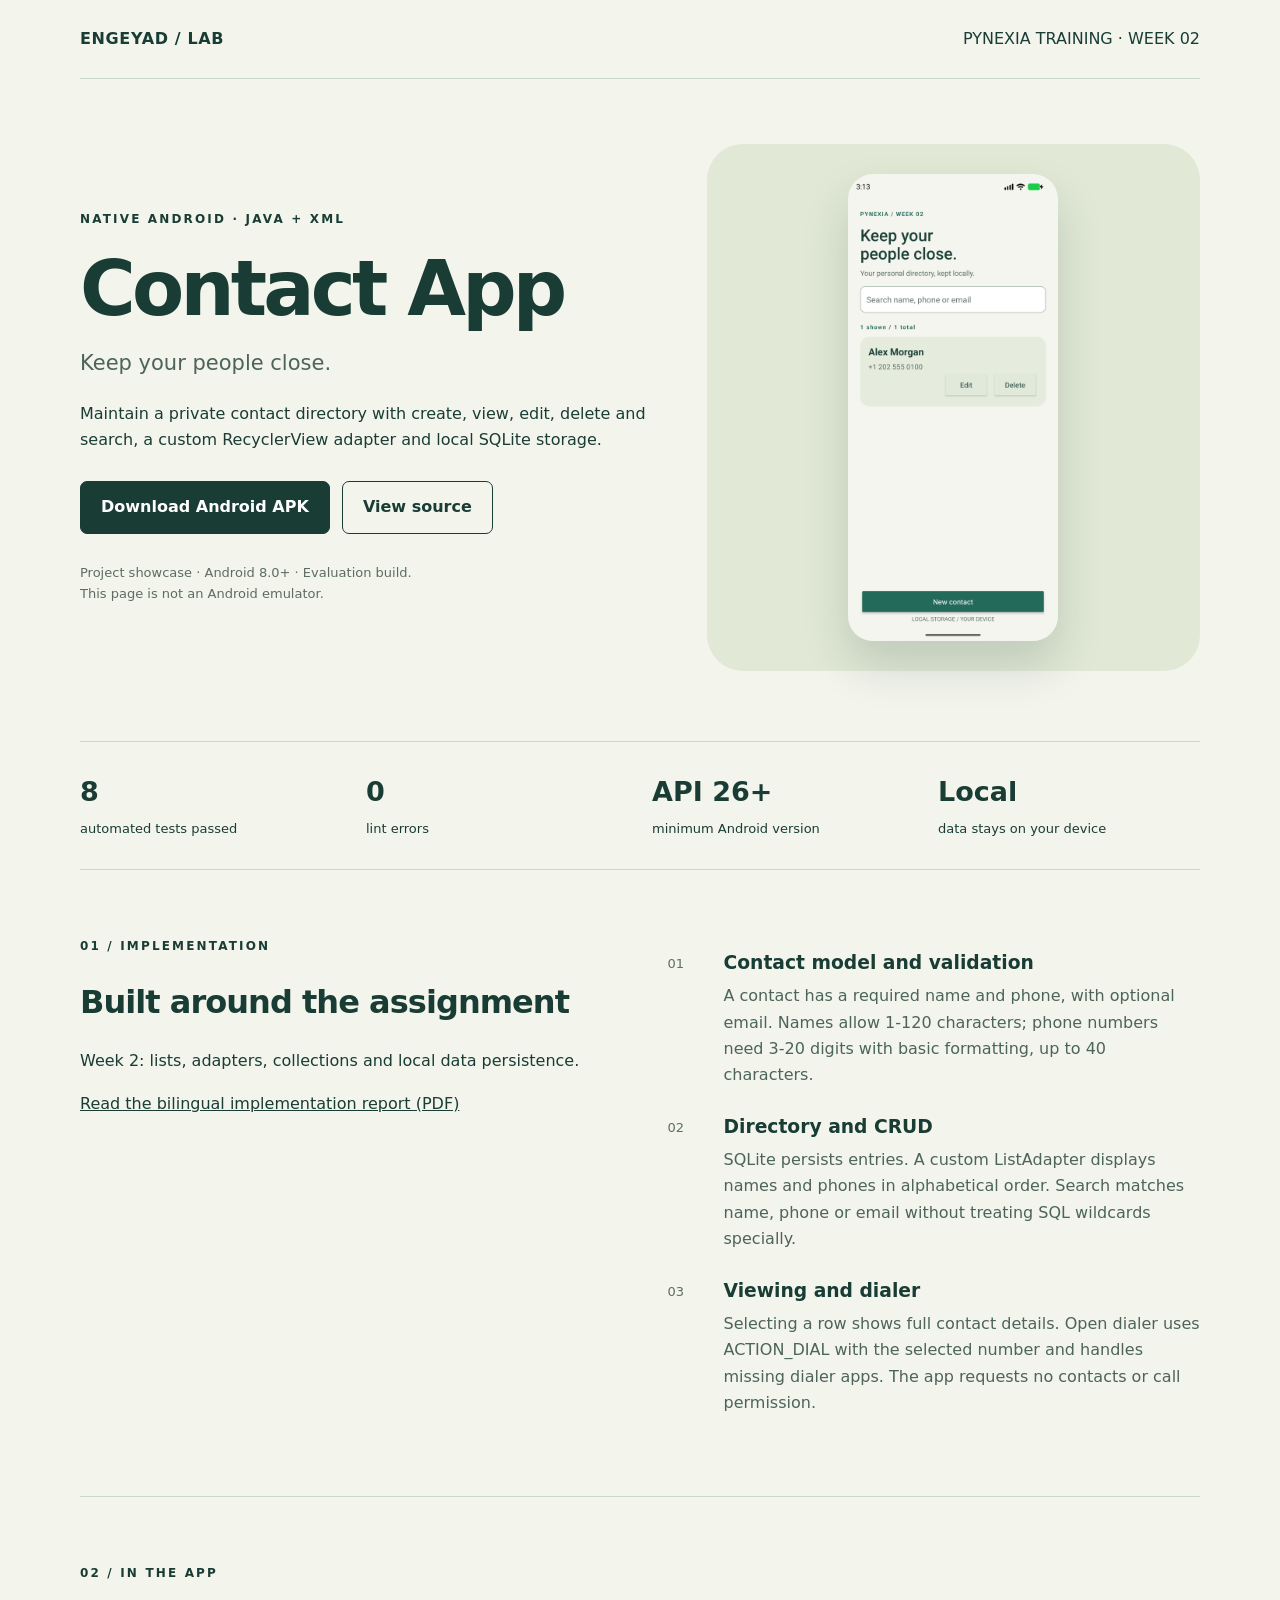
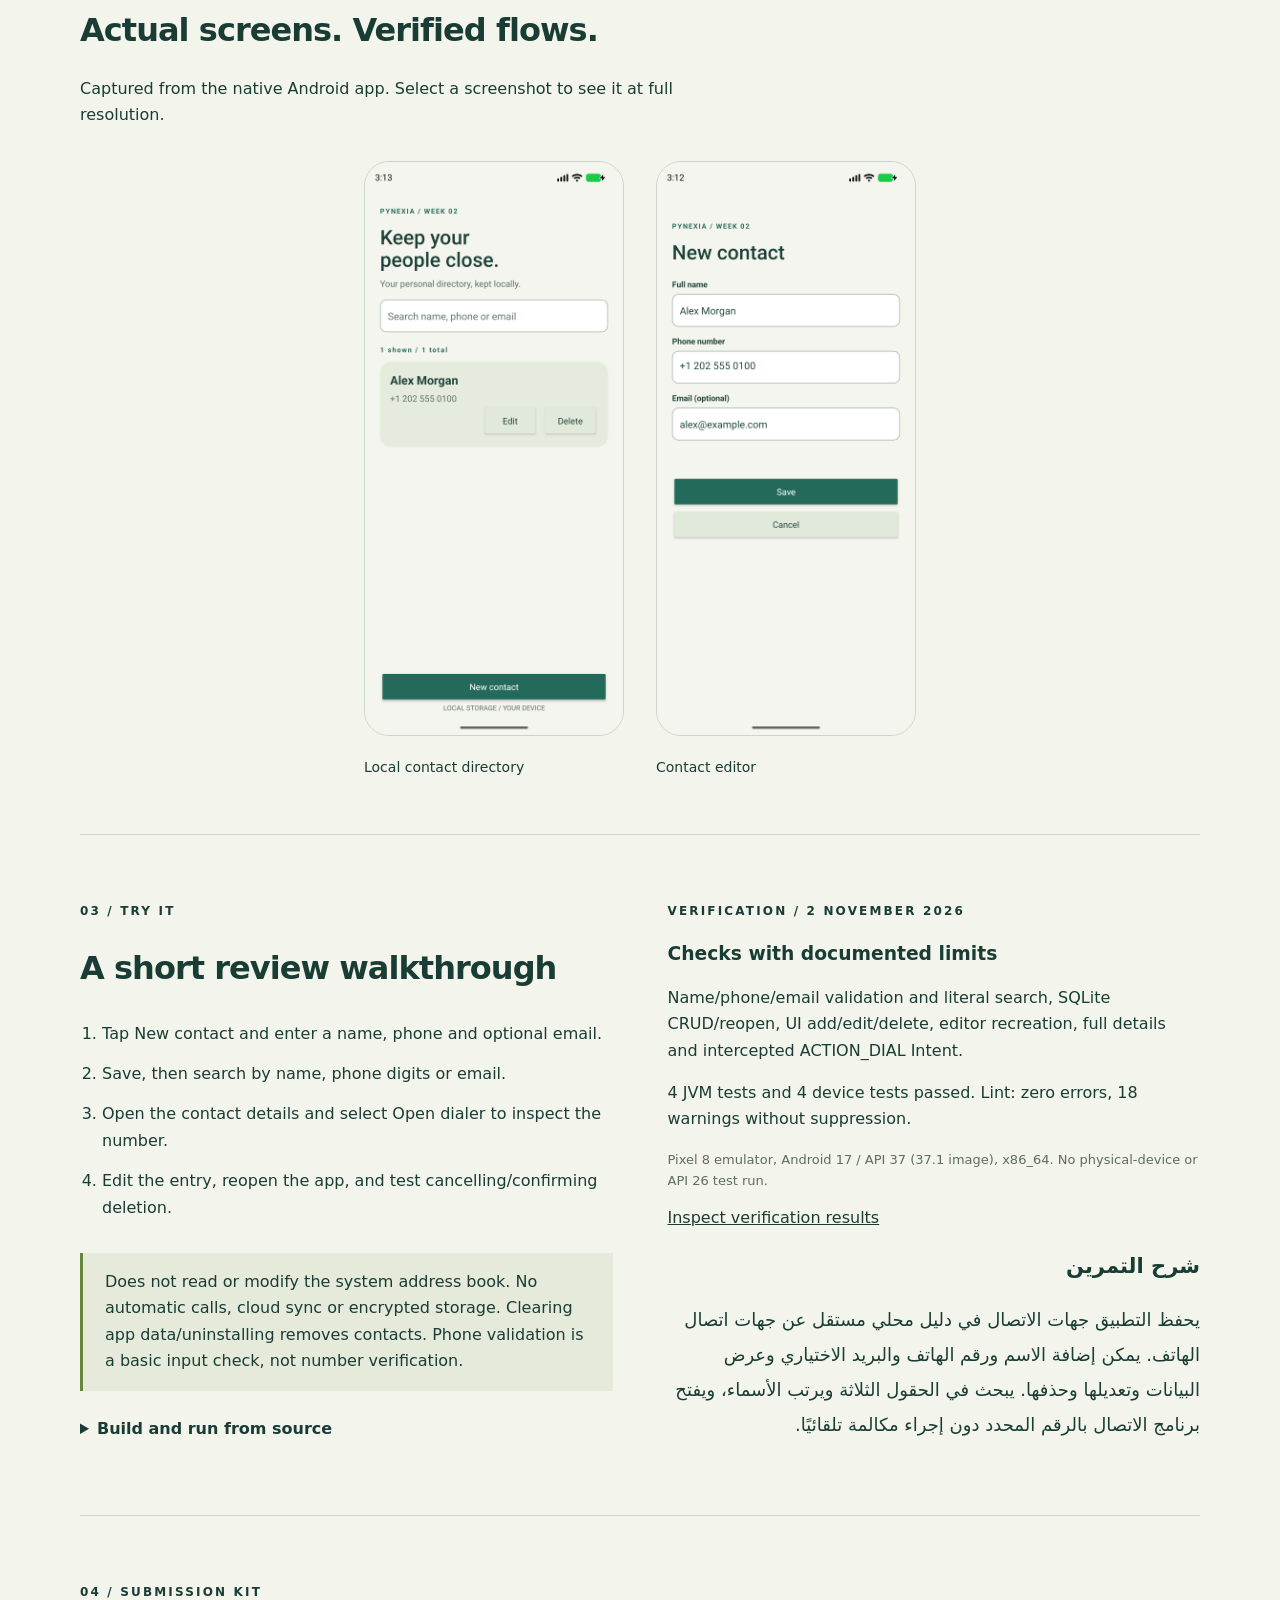
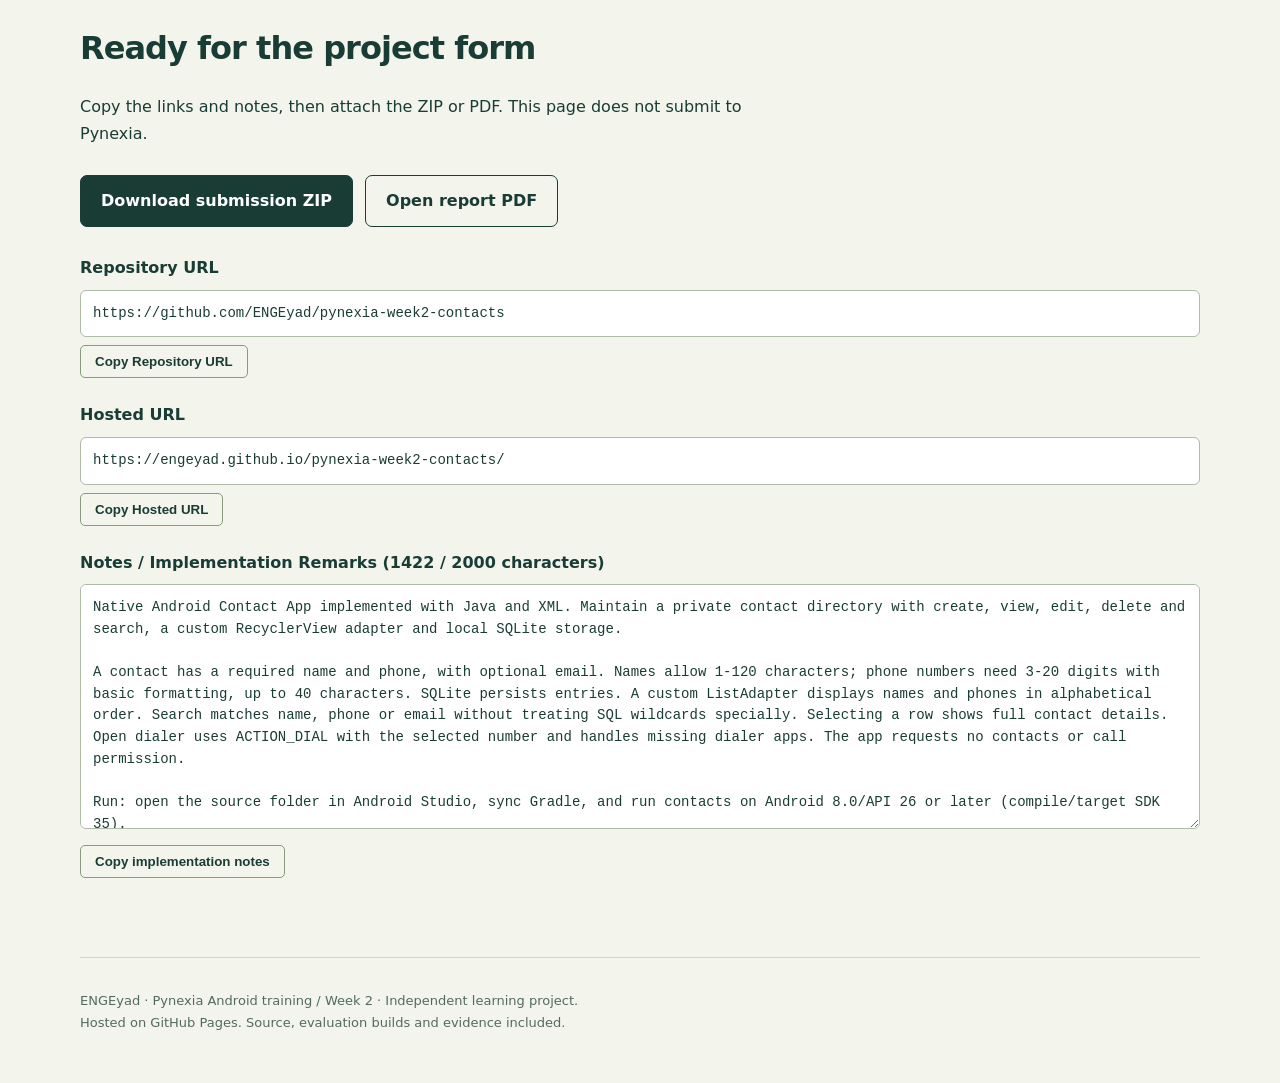
<file: docs/index.html>
<!doctype html><html lang="en"><head><meta charset="utf-8"><meta name="viewport" content="width=device-width, initial-scale=1"><meta name="description" content="Maintain a private contact directory with create, view, edit, delete and search, a custom RecyclerView adapter and local SQLite storage."><title>Contact App | ENGEyad - Week 2</title><link rel="stylesheet" href="style.css"></head><body><a class="skip" href="#main">Skip to content</a><div class="wrap"><header><a class="brand" href="https://github.com/ENGEyad/pynexia-week2-contacts">ENGEYAD / LAB</a><span>PYNEXIA TRAINING · WEEK 02</span></header><main id="main"><div class="hero"><div><p class="eyebrow">Native Android · Java + XML</p><h1>Contact App</h1><p class="lead">Keep your people close.</p><p>Maintain a private contact directory with create, view, edit, delete and search, a custom RecyclerView adapter and local SQLite storage.</p><div class="actions"><a class="button" href="downloads/Contact-App.apk" download>Download Android APK</a><a class="button secondary" href="https://github.com/ENGEyad/pynexia-week2-contacts">View source</a></div><p class="caption">Project showcase · Android 8.0+ · Evaluation build.<br>This page is not an Android emulator.</p></div><div class="phone-stage"><img src="assets/contacts-list.png" alt="Actual Contact App screen"></div></div><div class="stats"><div><strong>8</strong><span>automated tests passed</span></div><div><strong>0</strong><span>lint errors</span></div><div><strong>API 26+</strong><span>minimum Android version</span></div><div><strong>Local</strong><span>data stays on your device</span></div></div>
<section class="grid"><div><p class="eyebrow">01 / Implementation</p><h2>Built around the assignment</h2><p>Week 2: lists, adapters, collections and local data persistence.</p><a href="downloads/Contact-App-Report.pdf">Read the bilingual implementation report (PDF)</a></div><div><div class="feature"><span class="number">01</span><div><h3>Contact model and validation</h3><p>A contact has a required name and phone, with optional email. Names allow 1-120 characters; phone numbers need 3-20 digits with basic formatting, up to 40 characters.</p></div></div><div class="feature"><span class="number">02</span><div><h3>Directory and CRUD</h3><p>SQLite persists entries. A custom ListAdapter displays names and phones in alphabetical order. Search matches name, phone or email without treating SQL wildcards specially.</p></div></div><div class="feature"><span class="number">03</span><div><h3>Viewing and dialer</h3><p>Selecting a row shows full contact details. Open dialer uses ACTION_DIAL with the selected number and handles missing dialer apps. The app requests no contacts or call permission.</p></div></div></div></section><section><p class="eyebrow">02 / In the app</p><h2>Actual screens. Verified flows.</h2><p>Captured from the native Android app. Select a screenshot to see it at full resolution.</p><div class="gallery"><figure><a href="assets/contacts-list.png"><img src="assets/contacts-list.png" alt="Local contact directory" loading="lazy"></a><figcaption>Local contact directory</figcaption></figure><figure><a href="assets/contacts-editor.png"><img src="assets/contacts-editor.png" alt="Contact editor" loading="lazy"></a><figcaption>Contact editor</figcaption></figure></div></section>
<section class="grid"><div><p class="eyebrow">03 / Try it</p><h2>A short review walkthrough</h2><ol class="steps"><li>Tap New contact and enter a name, phone and optional email.</li><li>Save, then search by name, phone digits or email.</li><li>Open the contact details and select Open dialer to inspect the number.</li><li>Edit the entry, reopen the app, and test cancelling/confirming deletion.</li></ol><div class="scope">Does not read or modify the system address book. No automatic calls, cloud sync or encrypted storage. Clearing app data/uninstalling removes contacts. Phone validation is a basic input check, not number verification.</div><details><summary>Build and run from source</summary><p>Open the repository root in Android Studio. Use SDK 35 / Build Tools 35.0.0 and JDK 17 or 21. Sync Gradle, then run the contacts module. Initial sync needs internet.</p></details></div><div><p class="eyebrow">Verification / 2 November 2026</p><h3>Checks with documented limits</h3><p>Name/phone/email validation and literal search, SQLite CRUD/reopen, UI add/edit/delete, editor recreation, full details and intercepted ACTION_DIAL Intent.</p><p>4 JVM tests and 4 device tests passed. Lint: zero errors, 18 warnings without suppression.</p><p class="caption">Pixel 8 emulator, Android 17 / API 37 (37.1 image), x86_64. No physical-device or API 26 test run.</p><a href="https://github.com/ENGEyad/pynexia-week2-contacts/tree/main/verification">Inspect verification results</a><div lang="ar" dir="rtl" class="arabic"><h3>شرح التمرين</h3><p>يحفظ التطبيق جهات الاتصال في دليل محلي مستقل عن جهات اتصال الهاتف. يمكن إضافة الاسم ورقم الهاتف والبريد الاختياري وعرض البيانات وتعديلها وحذفها. يبحث في الحقول الثلاثة ويرتب الأسماء، ويفتح برنامج الاتصال بالرقم المحدد دون إجراء مكالمة تلقائيًا.</p></div></div></section>
<section><p class="eyebrow">04 / Submission kit</p><h2>Ready for the project form</h2><p>Copy the links and notes, then attach the ZIP or PDF. This page does not submit to Pynexia.</p><div class="actions"><a class="button" href="downloads/Contact-App.zip" download>Download submission ZIP</a><a class="button secondary" href="downloads/Contact-App-Report.pdf">Open report PDF</a></div><div class="field"><label for="url">Repository URL</label><input id="url" readonly value="https://github.com/ENGEyad/pynexia-week2-contacts"><button class="copy" data-copy="url">Copy Repository URL</button><span class="copy-status" role="status"></span></div><div class="field"><label for="site">Hosted URL</label><input id="site" readonly value="https://engeyad.github.io/pynexia-week2-contacts/"><button class="copy" data-copy="site">Copy Hosted URL</button><span class="copy-status" role="status"></span></div><div class="field"><label for="notes">Notes / Implementation Remarks (1422 / 2000 characters)</label><textarea id="notes" readonly>Native Android Contact App implemented with Java and XML. Maintain a private contact directory with create, view, edit, delete and search, a custom RecyclerView adapter and local SQLite storage.

A contact has a required name and phone, with optional email. Names allow 1-120 characters; phone numbers need 3-20 digits with basic formatting, up to 40 characters. SQLite persists entries. A custom ListAdapter displays names and phones in alphabetical order. Search matches name, phone or email without treating SQL wildcards specially. Selecting a row shows full contact details. Open dialer uses ACTION_DIAL with the selected number and handles missing dialer apps. The app requests no contacts or call permission.

Run: open the source folder in Android Studio, sync Gradle, and run contacts on Android 8.0/API 26 or later (compile/target SDK 35).

Validation: 4 JVM tests and 4 device tests passed on a Pixel 8 emulator, Android 17/API 37. Lint: zero errors; 18 warnings documented without suppression.

Does not read or modify the system address book. No automatic calls, cloud sync or encrypted storage. Clearing app data/uninstalling removes contacts. Phone validation is a basic input check, not number verification.

Hosted URL: project showcase with actual screenshots and downloads, not a browser emulator. The ZIP contains source, Gradle wrapper, debug APK, screenshots, verification and a bilingual PDF report.</textarea><button class="copy" data-copy="notes">Copy implementation notes</button><span class="copy-status" role="status"></span></div></section></main><footer>ENGEyad · Pynexia Android training / Week 2 · Independent learning project.<br>Hosted on GitHub Pages. Source, evaluation builds and evidence included.</footer></div><script src="script.js"></script></body></html>
</file>
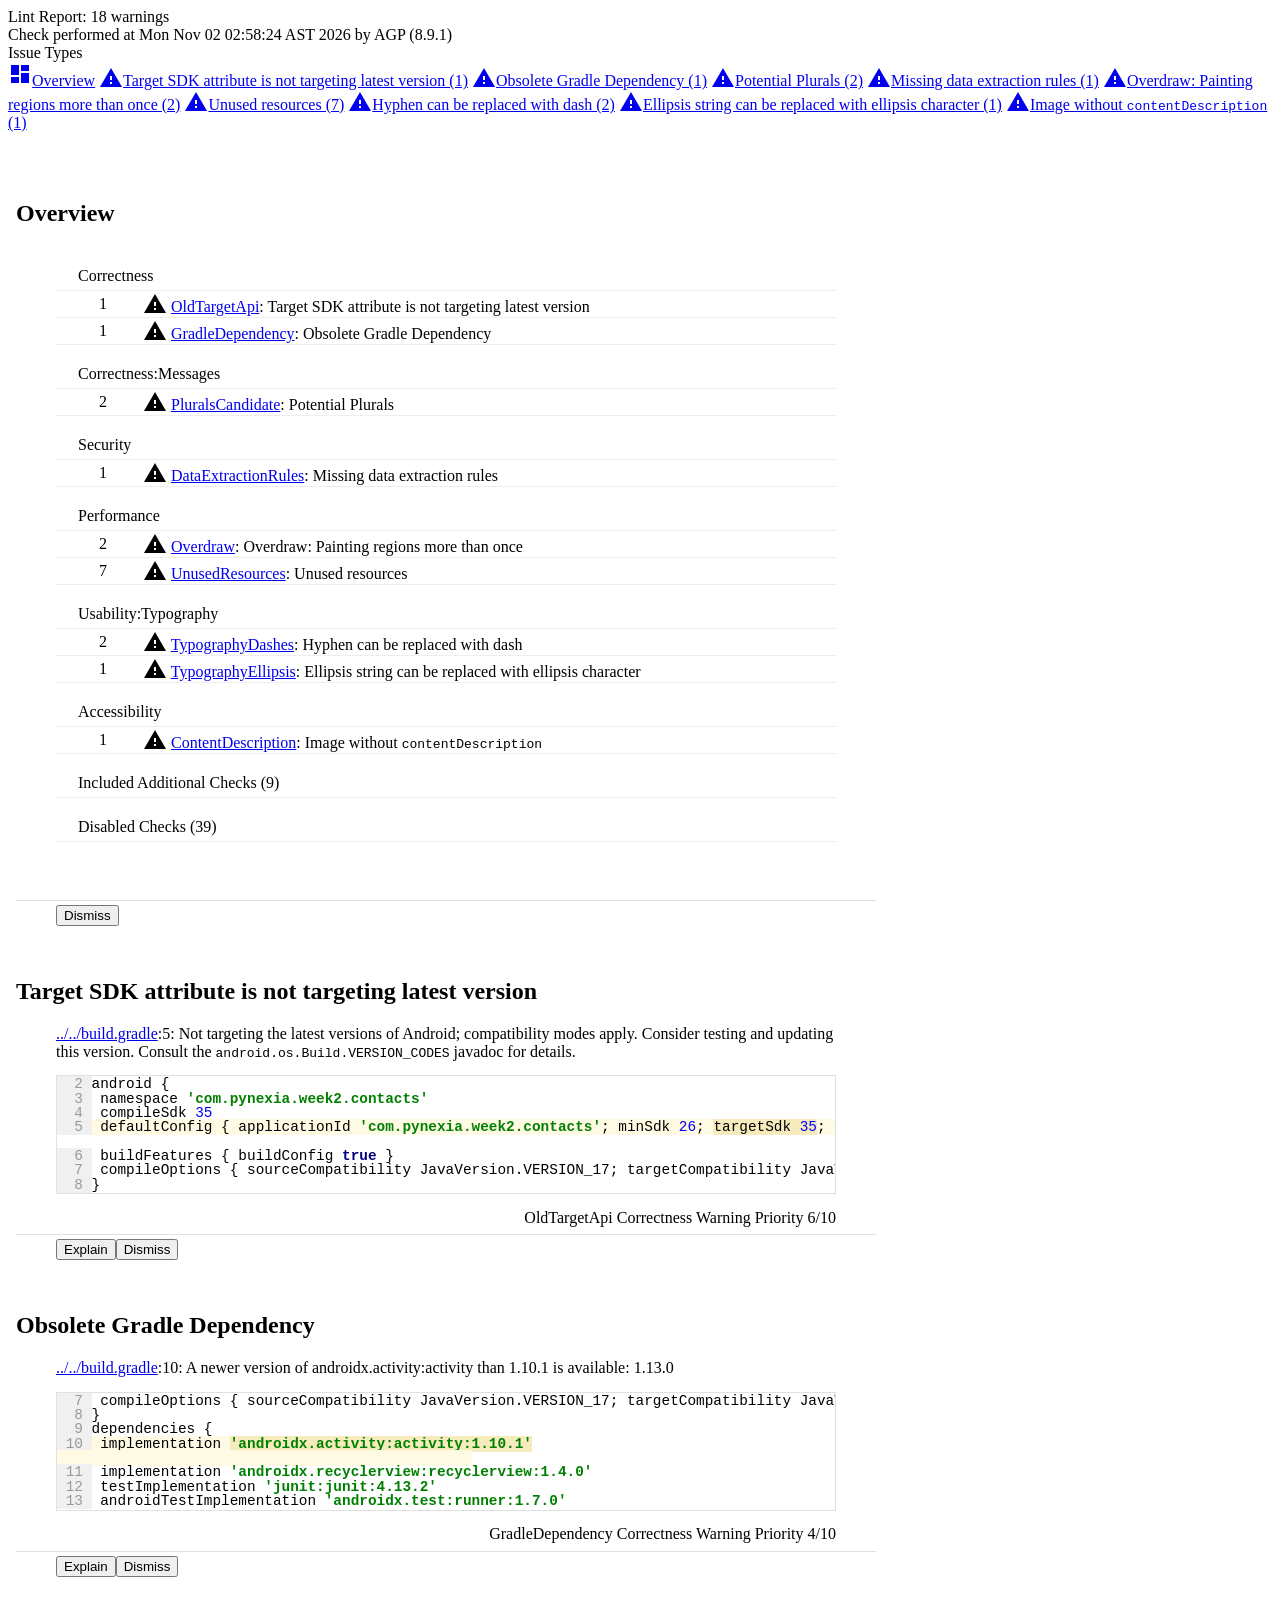
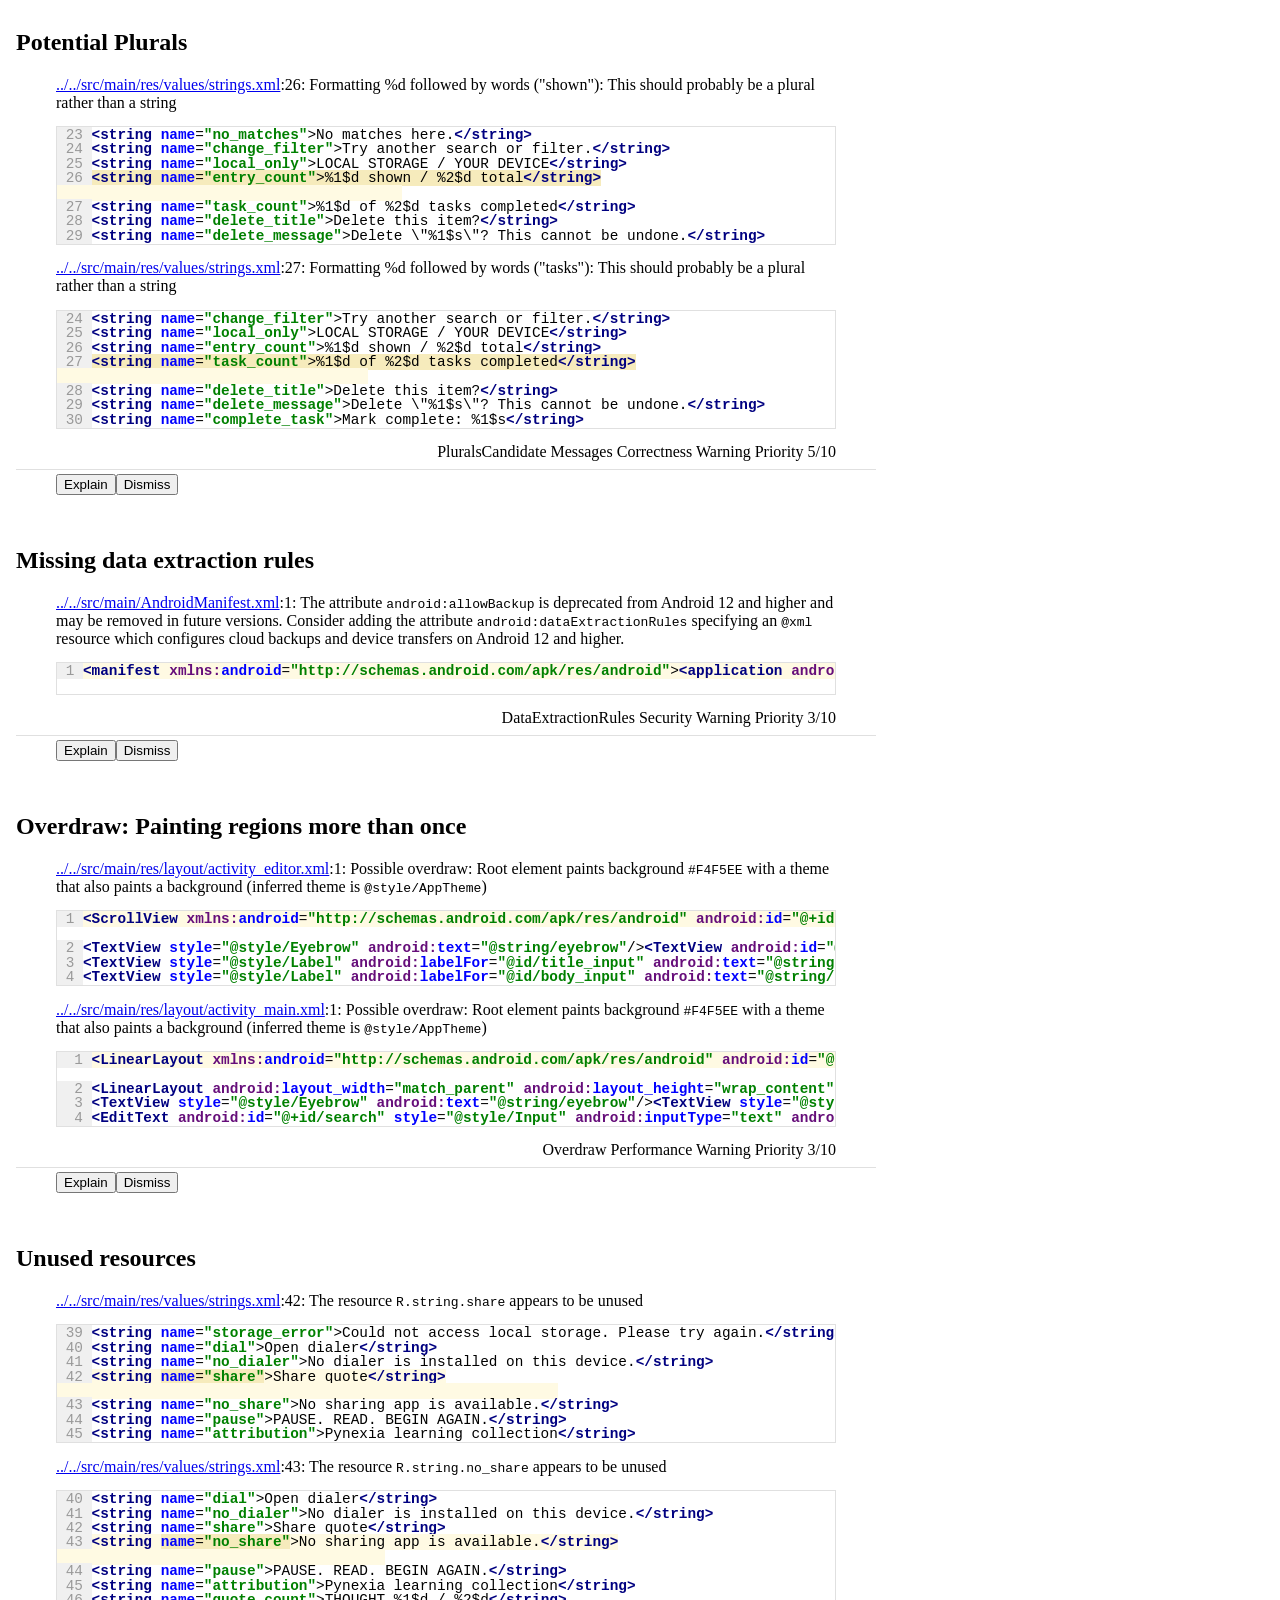
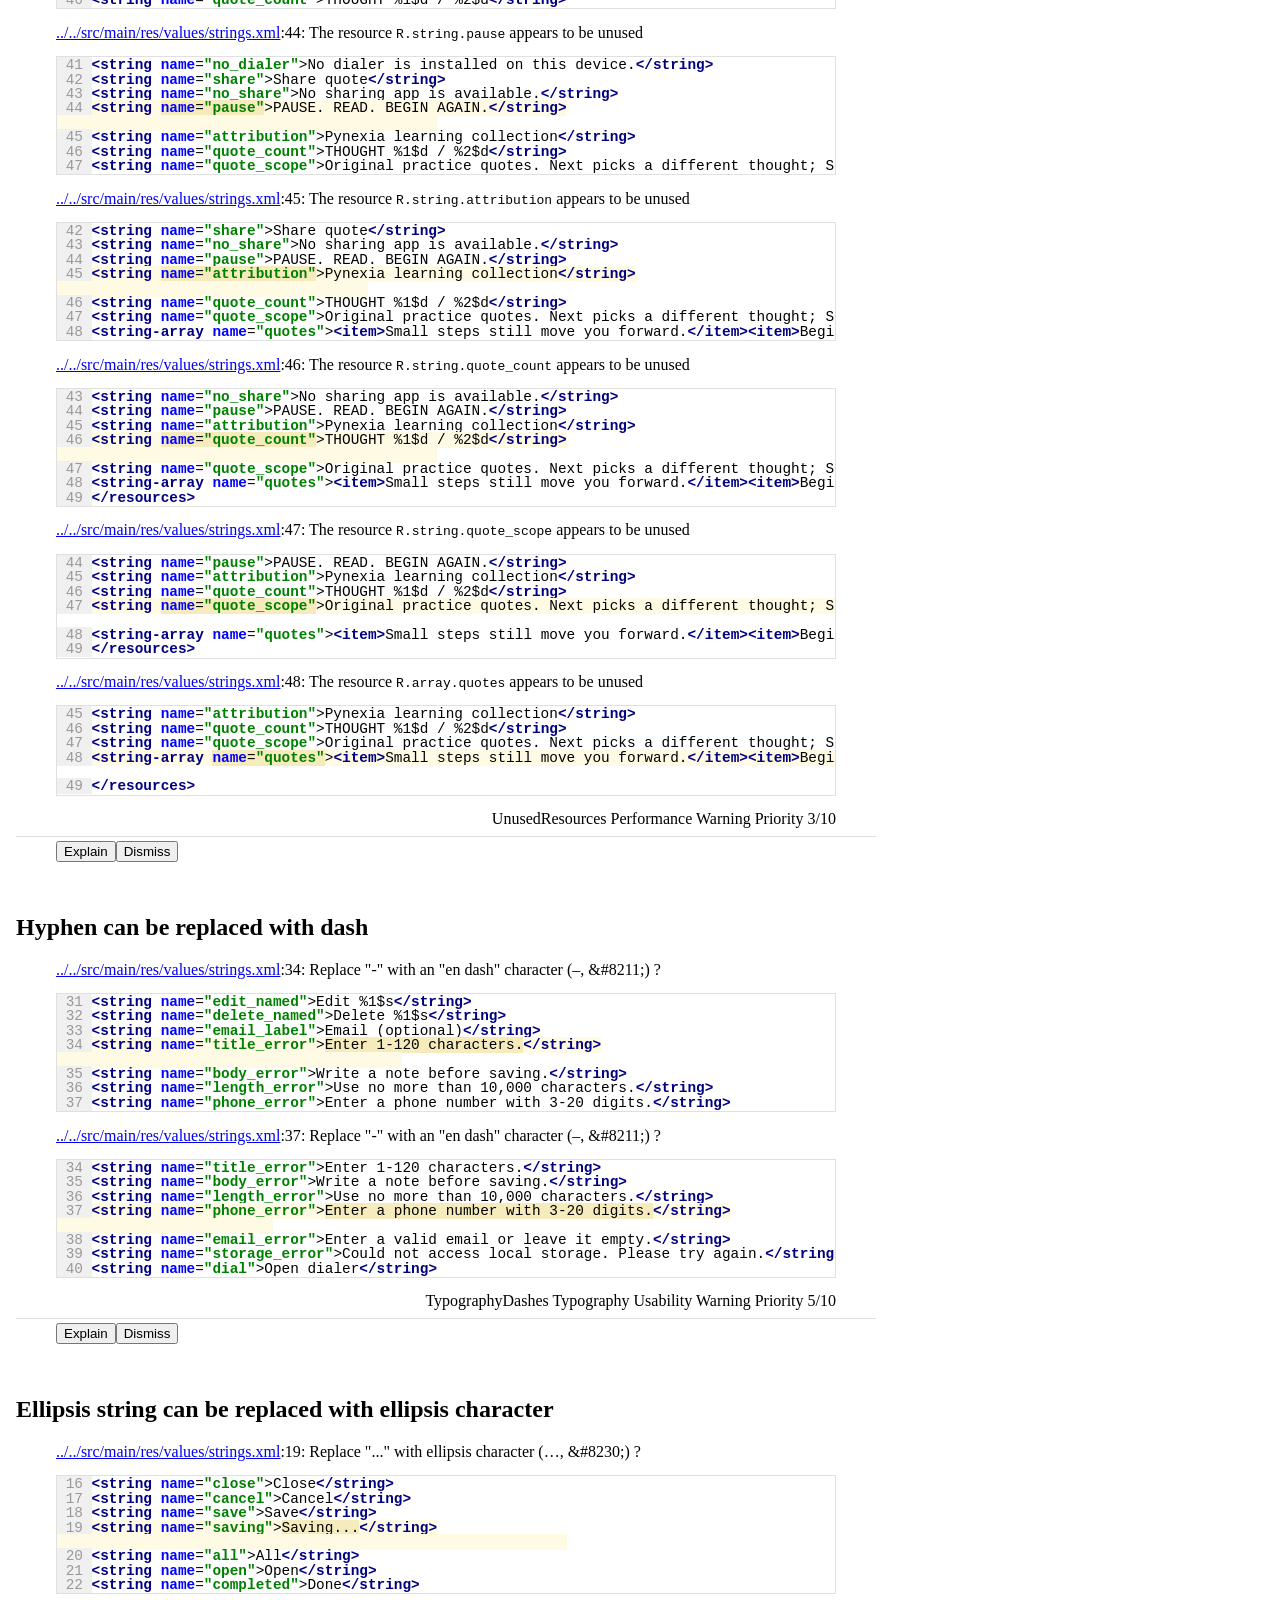
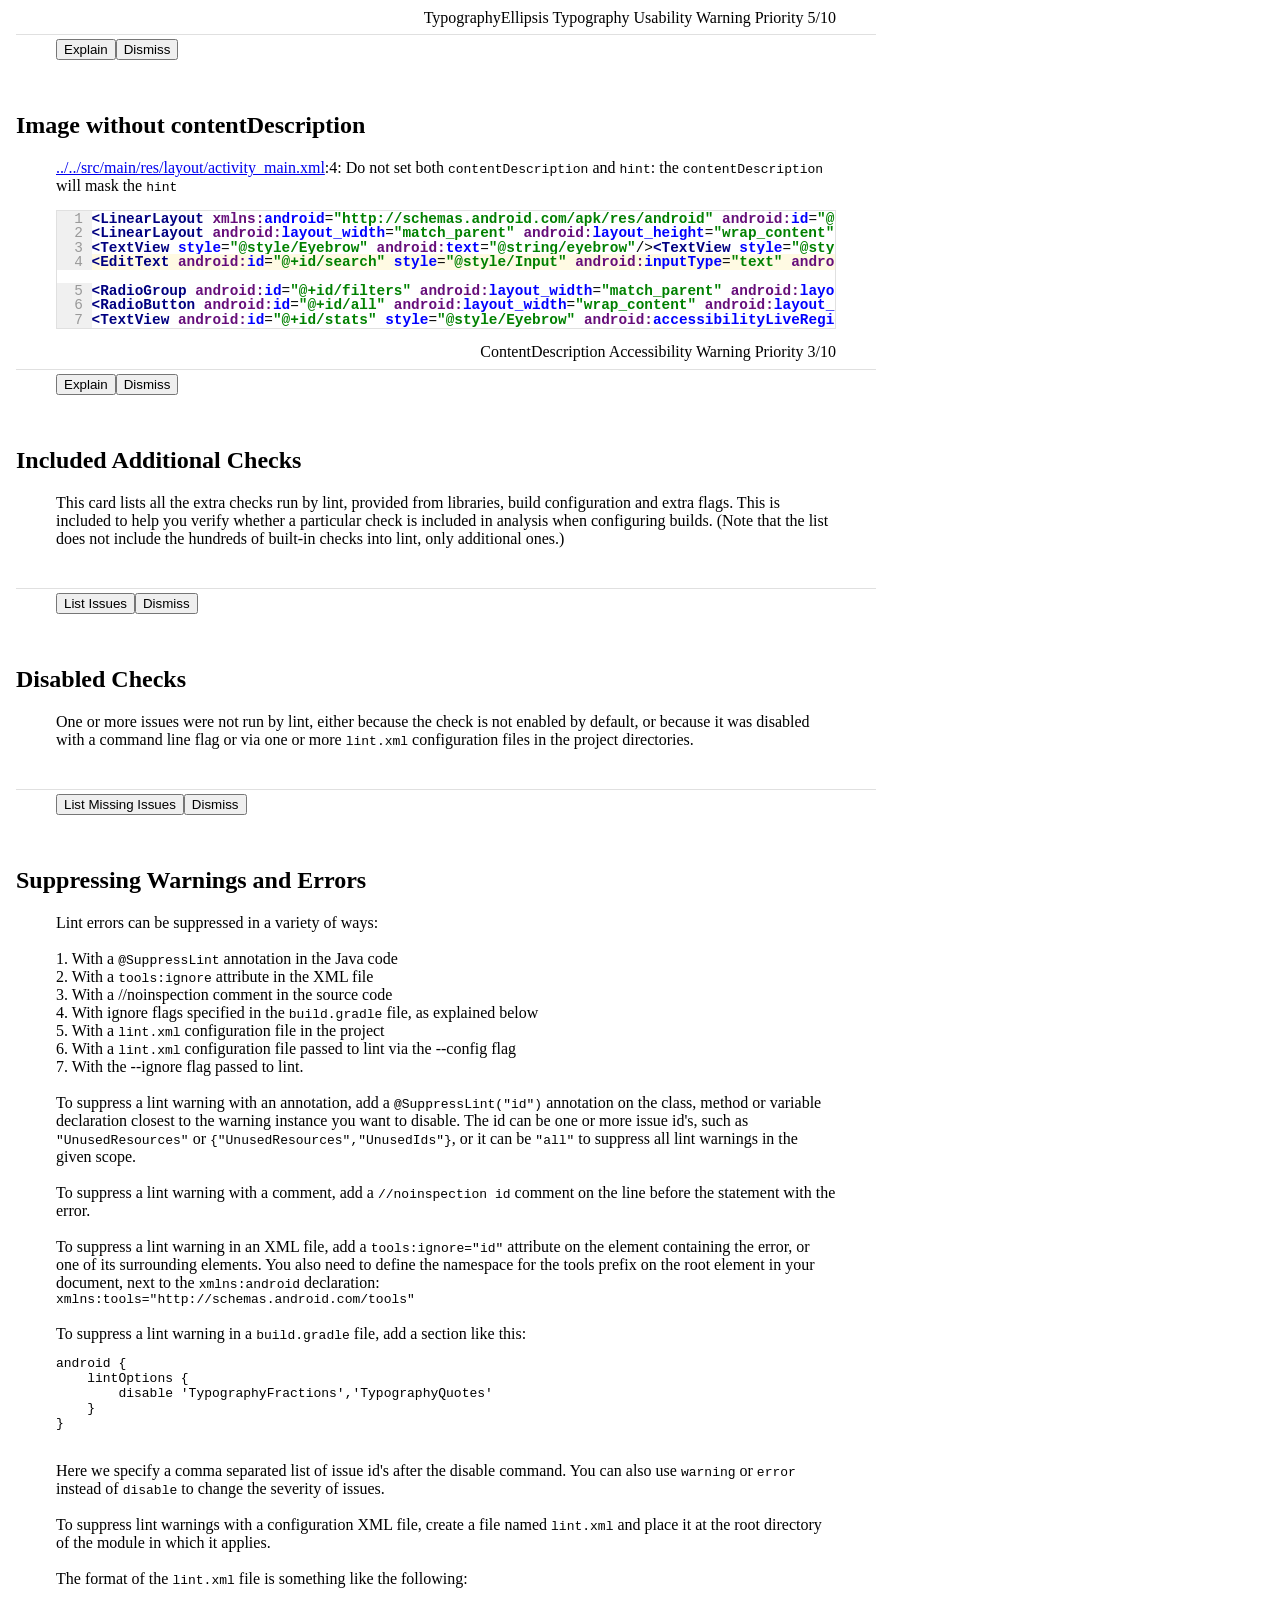
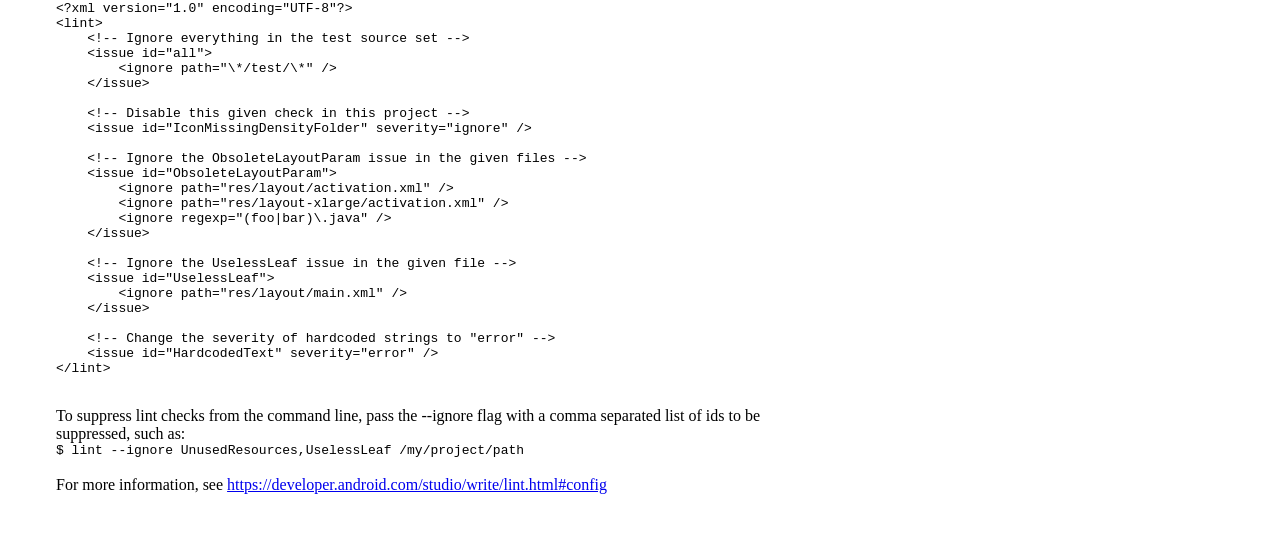
<file: verification/lint-results-debug.html>
<!DOCTYPE html PUBLIC "-//W3C//DTD XHTML 1.0 Transitional//EN" "http://www.w3.org/TR/xhtml1/DTD/xhtml1-transitional.dtd">
<html xmlns="http://www.w3.org/1999/xhtml">

<head>
<meta http-equiv="Content-Type" content="text/html; charset=UTF-8" />
<title>Lint Report</title>
<link rel="stylesheet" href="https://fonts.googleapis.com/icon?family=Material+Icons">
 <link rel="stylesheet" href="https://code.getmdl.io/1.2.1/material.blue-indigo.min.css" />
<link rel="stylesheet" href="http://fonts.googleapis.com/css?family=Roboto:300,400,500,700" type="text/css">
<script defer src="https://code.getmdl.io/1.2.0/material.min.js"></script>
<style>
section.section--center {
    max-width: 860px;
}
.mdl-card__supporting-text + .mdl-card__actions {
    border-top: 1px solid rgba(0, 0, 0, 0.12);
}
main > .mdl-layout__tab-panel {
  padding: 8px;
  padding-top: 48px;
}

.mdl-card__actions {
    margin: 0;
    padding: 4px 40px;
    color: inherit;
}
.mdl-card > * {
    height: auto;
}
.mdl-card__actions a {
    color: #00BCD4;
    margin: 0;
}
.error-icon {
    color: #bb7777;
    vertical-align: bottom;
}
.warning-icon {
    vertical-align: bottom;
}
.mdl-layout__content section:not(:last-of-type) {
  position: relative;
  margin-bottom: 48px;
}

.mdl-card .mdl-card__supporting-text {
  margin: 40px;
  -webkit-flex-grow: 1;
      -ms-flex-positive: 1;
          flex-grow: 1;
  padding: 0;
  color: inherit;
  width: calc(100% - 80px);
}
div.mdl-layout__drawer-button .material-icons {
    line-height: 48px;
}
.mdl-card .mdl-card__supporting-text {
    margin-top: 0px;
}
.chips {
    float: right;
    vertical-align: middle;
}

pre.errorlines {
    background-color: white;
    font-family: monospace;
    border: 1px solid #e0e0e0;
    line-height: 0.9rem;
    font-size: 0.9rem;    padding: 1px 0px 1px; 1px;
    overflow: scroll;
}
.prefix {
    color: #660e7a;
    font-weight: bold;
}
.attribute {
    color: #0000ff;
    font-weight: bold;
}
.value {
    color: #008000;
    font-weight: bold;
}
.tag {
    color: #000080;
    font-weight: bold;
}
.comment {
    color: #808080;
    font-style: italic;
}
.javadoc {
    color: #808080;
    font-style: italic;
}
.annotation {
    color: #808000;
}
.string {
    color: #008000;
    font-weight: bold;
}
.number {
    color: #0000ff;
}
.keyword {
    color: #000080;
    font-weight: bold;
}
.caretline {
    background-color: #fffae3;
}
.lineno {
    color: #999999;
    background-color: #f0f0f0;
}
.error {
    display: inline-block;
    position:relative;
    background: url([data-uri]) bottom repeat-x;
}
.warning {
    text-decoration: none;
    background-color: #f6ebbc;
}
.overview {
    padding: 10pt;
    width: 100%;
    overflow: auto;
    border-collapse:collapse;
}
.overview tr {
    border-bottom: solid 1px #eeeeee;
}
.categoryColumn a {
     text-decoration: none;
     color: inherit;
}
.countColumn {
    text-align: right;
    padding-right: 20px;
    width: 50px;
}
.issueColumn {
   padding-left: 16px;
}
.categoryColumn {
   position: relative;
   left: -50px;
   padding-top: 20px;
   padding-bottom: 5px;
}
.options {
   padding-left: 16px;
}
</style>
<script language="javascript" type="text/javascript">
<!--
function reveal(id) {
if (document.getElementById) {
document.getElementById(id).style.display = 'block';
document.getElementById(id+'Link').style.display = 'none';
}
}
function hideid(id) {
if (document.getElementById) {
document.getElementById(id).style.display = 'none';
}
}
//-->
</script>
</head>
<body class="mdl-color--grey-100 mdl-color-text--grey-700 mdl-base">
<div class="mdl-layout mdl-js-layout mdl-layout--fixed-header">
  <header class="mdl-layout__header">
    <div class="mdl-layout__header-row">
      <span class="mdl-layout-title">Lint Report: 18 warnings</span>
      <div class="mdl-layout-spacer"></div>
      <nav class="mdl-navigation mdl-layout--large-screen-only">Check performed at Mon Nov 02 02:58:24 AST 2026 by AGP (8.9.1)</nav>
    </div>
  </header>
  <div class="mdl-layout__drawer">
    <span class="mdl-layout-title">Issue Types</span>
    <nav class="mdl-navigation">
      <a class="mdl-navigation__link" href="#overview"><i class="material-icons">dashboard</i>Overview</a>
      <a class="mdl-navigation__link" href="#OldTargetApi"><i class="material-icons warning-icon">warning</i>Target SDK attribute is not targeting latest version (1)</a>
      <a class="mdl-navigation__link" href="#GradleDependency"><i class="material-icons warning-icon">warning</i>Obsolete Gradle Dependency (1)</a>
      <a class="mdl-navigation__link" href="#PluralsCandidate"><i class="material-icons warning-icon">warning</i>Potential Plurals (2)</a>
      <a class="mdl-navigation__link" href="#DataExtractionRules"><i class="material-icons warning-icon">warning</i>Missing data extraction rules (1)</a>
      <a class="mdl-navigation__link" href="#Overdraw"><i class="material-icons warning-icon">warning</i>Overdraw: Painting regions more than once (2)</a>
      <a class="mdl-navigation__link" href="#UnusedResources"><i class="material-icons warning-icon">warning</i>Unused resources (7)</a>
      <a class="mdl-navigation__link" href="#TypographyDashes"><i class="material-icons warning-icon">warning</i>Hyphen can be replaced with dash (2)</a>
      <a class="mdl-navigation__link" href="#TypographyEllipsis"><i class="material-icons warning-icon">warning</i>Ellipsis string can be replaced with ellipsis character (1)</a>
      <a class="mdl-navigation__link" href="#ContentDescription"><i class="material-icons warning-icon">warning</i>Image without <code>contentDescription</code> (1)</a>
    </nav>
  </div>
  <main class="mdl-layout__content">
    <div class="mdl-layout__tab-panel is-active">
<a name="overview"></a>
<section class="section--center mdl-grid mdl-grid--no-spacing mdl-shadow--2dp" id="OverviewCard" style="display: block;">
            <div class="mdl-card mdl-cell mdl-cell--12-col">
  <div class="mdl-card__title">
    <h2 class="mdl-card__title-text">Overview</h2>
  </div>
              <div class="mdl-card__supporting-text">
<table class="overview">
<tr><td class="countColumn"></td><td class="categoryColumn"><a href="#Correctness">Correctness</a>
</td></tr>
<tr>
<td class="countColumn">1</td><td class="issueColumn"><i class="material-icons warning-icon">warning</i>
<a href="#OldTargetApi">OldTargetApi</a>: Target SDK attribute is not targeting latest version</td></tr>
<tr>
<td class="countColumn">1</td><td class="issueColumn"><i class="material-icons warning-icon">warning</i>
<a href="#GradleDependency">GradleDependency</a>: Obsolete Gradle Dependency</td></tr>
<tr><td class="countColumn"></td><td class="categoryColumn"><a href="#Correctness:Messages">Correctness:Messages</a>
</td></tr>
<tr>
<td class="countColumn">2</td><td class="issueColumn"><i class="material-icons warning-icon">warning</i>
<a href="#PluralsCandidate">PluralsCandidate</a>: Potential Plurals</td></tr>
<tr><td class="countColumn"></td><td class="categoryColumn"><a href="#Security">Security</a>
</td></tr>
<tr>
<td class="countColumn">1</td><td class="issueColumn"><i class="material-icons warning-icon">warning</i>
<a href="#DataExtractionRules">DataExtractionRules</a>: Missing data extraction rules</td></tr>
<tr><td class="countColumn"></td><td class="categoryColumn"><a href="#Performance">Performance</a>
</td></tr>
<tr>
<td class="countColumn">2</td><td class="issueColumn"><i class="material-icons warning-icon">warning</i>
<a href="#Overdraw">Overdraw</a>: Overdraw: Painting regions more than once</td></tr>
<tr>
<td class="countColumn">7</td><td class="issueColumn"><i class="material-icons warning-icon">warning</i>
<a href="#UnusedResources">UnusedResources</a>: Unused resources</td></tr>
<tr><td class="countColumn"></td><td class="categoryColumn"><a href="#Usability:Typography">Usability:Typography</a>
</td></tr>
<tr>
<td class="countColumn">2</td><td class="issueColumn"><i class="material-icons warning-icon">warning</i>
<a href="#TypographyDashes">TypographyDashes</a>: Hyphen can be replaced with dash</td></tr>
<tr>
<td class="countColumn">1</td><td class="issueColumn"><i class="material-icons warning-icon">warning</i>
<a href="#TypographyEllipsis">TypographyEllipsis</a>: Ellipsis string can be replaced with ellipsis character</td></tr>
<tr><td class="countColumn"></td><td class="categoryColumn"><a href="#Accessibility">Accessibility</a>
</td></tr>
<tr>
<td class="countColumn">1</td><td class="issueColumn"><i class="material-icons warning-icon">warning</i>
<a href="#ContentDescription">ContentDescription</a>: Image without <code>contentDescription</code></td></tr>
<tr><td></td><td class="categoryColumn"><a href="#ExtraIssues">Included Additional Checks (9)</a>
</td></tr>
<tr><td></td><td class="categoryColumn"><a href="#MissingIssues">Disabled Checks (39)</a>
</td></tr>
</table>
<br/>              </div>
              <div class="mdl-card__actions mdl-card--border">
<button class="mdl-button mdl-js-button mdl-js-ripple-effect" id="OverviewCardLink" onclick="hideid('OverviewCard');">
Dismiss</button>            </div>
            </div>
          </section>
<a name="Correctness"></a>
<a name="OldTargetApi"></a>
<section class="section--center mdl-grid mdl-grid--no-spacing mdl-shadow--2dp" id="OldTargetApiCard" style="display: block;">
            <div class="mdl-card mdl-cell mdl-cell--12-col">
  <div class="mdl-card__title">
    <h2 class="mdl-card__title-text">Target SDK attribute is not targeting latest version</h2>
  </div>
              <div class="mdl-card__supporting-text">
<div class="issue">
<div class="warningslist">
<span class="location"><a href="../../build.gradle">../../build.gradle</a>:5</span>: <span class="message">Not targeting the latest versions of Android; compatibility modes apply. Consider testing and updating this version. Consult the <code>android.os.Build.VERSION_CODES</code> javadoc for details.</span><br /><pre class="errorlines">
<span class="lineno">  2 </span>android {
<span class="lineno">  3 </span> namespace <span class="string">'com.pynexia.week2.contacts'</span>
<span class="lineno">  4 </span> compileSdk <span class="number">35</span>
<span class="caretline"><span class="lineno">  5 </span> defaultConfig { applicationId <span class="string">'com.pynexia.week2.contacts'</span>; minSdk <span class="number">26</span>; <span class="warning">targetSdk <span class="number">35</span></span>; versionCode <span class="number">1</span>; versionName <span class="string">'1.0'</span>; testInstrumentationRunner <span class="string">'androidx.test.runner.AndroidJUnitRunner'</span>; buildConfigField <span class="string">'String'</span>, <span class="string">'KIND'</span>, <span class="string">'"contacts"'</span> }
</span>
<span class="lineno">  6 </span> buildFeatures { buildConfig <span class="keyword">true</span> }
<span class="lineno">  7 </span> compileOptions { sourceCompatibility JavaVersion.VERSION_17; targetCompatibility JavaVersion.VERSION_17 }
<span class="lineno">  8 </span>}
</pre>

</div>
<div class="metadata"><div class="explanation" id="explanationOldTargetApi" style="display: none;">
When your application or sdk runs on a version of Android that is more recent than your <code>targetSdkVersion</code> specifies that it has been tested with, various compatibility modes kick in. This ensures that your application continues to work, but it may look out of place. For example, if the <code>targetSdkVersion</code> is less than 14, your app may get an option button in the UI.<br/>
<br/>
To fix this issue, set the <code>targetSdkVersion</code> to the highest available value. Then test your app to make sure everything works correctly. You may want to consult the compatibility notes to see what changes apply to each version you are adding support for: <a href="https://developer.android.com/reference/android/os/Build.VERSION_CODES.html">https://developer.android.com/reference/android/os/Build.VERSION_CODES.html</a> as well as follow this guide:<br/>
<a href="https://developer.android.com/distribute/best-practices/develop/target-sdk.html">https://developer.android.com/distribute/best-practices/develop/target-sdk.html</a><br/><div class="moreinfo">More info: <ul><li><a href="https://developer.android.com/distribute/best-practices/develop/target-sdk.html">https://developer.android.com/distribute/best-practices/develop/target-sdk.html</a>
<li><a href="https://developer.android.com/reference/android/os/Build.VERSION_CODES.html">https://developer.android.com/reference/android/os/Build.VERSION_CODES.html</a>
</ul></div>Note: This issue has an associated quickfix operation in Android Studio and IntelliJ IDEA.<br>
To suppress this error, use the issue id "OldTargetApi" as explained in the <a href="#SuppressInfo">Suppressing Warnings and Errors</a> section.<br/>
<br/></div>
</div>
</div>
<div class="chips">
<span class="mdl-chip">
    <span class="mdl-chip__text">OldTargetApi</span>
</span>
<span class="mdl-chip">
    <span class="mdl-chip__text">Correctness</span>
</span>
<span class="mdl-chip">
    <span class="mdl-chip__text">Warning</span>
</span>
<span class="mdl-chip">
    <span class="mdl-chip__text">Priority 6/10</span>
</span>
</div>
              </div>
              <div class="mdl-card__actions mdl-card--border">
<button class="mdl-button mdl-js-button mdl-js-ripple-effect" id="explanationOldTargetApiLink" onclick="reveal('explanationOldTargetApi');">
Explain</button><button class="mdl-button mdl-js-button mdl-js-ripple-effect" id="OldTargetApiCardLink" onclick="hideid('OldTargetApiCard');">
Dismiss</button>            </div>
            </div>
          </section><a name="GradleDependency"></a>
<section class="section--center mdl-grid mdl-grid--no-spacing mdl-shadow--2dp" id="GradleDependencyCard" style="display: block;">
            <div class="mdl-card mdl-cell mdl-cell--12-col">
  <div class="mdl-card__title">
    <h2 class="mdl-card__title-text">Obsolete Gradle Dependency</h2>
  </div>
              <div class="mdl-card__supporting-text">
<div class="issue">
<div class="warningslist">
<span class="location"><a href="../../build.gradle">../../build.gradle</a>:10</span>: <span class="message">A newer version of androidx.activity:activity than 1.10.1 is available: 1.13.0</span><br /><pre class="errorlines">
<span class="lineno">  7 </span> compileOptions { sourceCompatibility JavaVersion.VERSION_17; targetCompatibility JavaVersion.VERSION_17 }
<span class="lineno">  8 </span>}
<span class="lineno">  9 </span>dependencies {
<span class="caretline"><span class="lineno"> 10 </span> implementation <span class="warning"><span class="string">'androidx.activity:activity:1.10.1'</span></span>
&nbsp;&nbsp;&nbsp;&nbsp;&nbsp;&nbsp;&nbsp;&nbsp;&nbsp;&nbsp;&nbsp;&nbsp;&nbsp;&nbsp;&nbsp;&nbsp;&nbsp;&nbsp;&nbsp;&nbsp;&nbsp;&nbsp;&nbsp;&nbsp;&nbsp;&nbsp;&nbsp;&nbsp;&nbsp;&nbsp;&nbsp;&nbsp;&nbsp;&nbsp;&nbsp;&nbsp;&nbsp;&nbsp;&nbsp;&nbsp;&nbsp;&nbsp;&nbsp;&nbsp;&nbsp;&nbsp;&nbsp;&nbsp;</span>
<span class="lineno"> 11 </span> implementation <span class="string">'androidx.recyclerview:recyclerview:1.4.0'</span>
<span class="lineno"> 12 </span> testImplementation <span class="string">'junit:junit:4.13.2'</span>
<span class="lineno"> 13 </span> androidTestImplementation <span class="string">'androidx.test:runner:1.7.0'</span>
</pre>

</div>
<div class="metadata"><div class="explanation" id="explanationGradleDependency" style="display: none;">
This detector looks for usages of libraries where the version you are using is not the current stable release. Using older versions is fine, and there are cases where you deliberately want to stick with an older version. However, you may simply not be aware that a more recent version is available, and that is what this lint check helps find.<br/>Note: This issue has an associated quickfix operation in Android Studio and IntelliJ IDEA.<br>
To suppress this error, use the issue id "GradleDependency" as explained in the <a href="#SuppressInfo">Suppressing Warnings and Errors</a> section.<br/>
<br/></div>
</div>
</div>
<div class="chips">
<span class="mdl-chip">
    <span class="mdl-chip__text">GradleDependency</span>
</span>
<span class="mdl-chip">
    <span class="mdl-chip__text">Correctness</span>
</span>
<span class="mdl-chip">
    <span class="mdl-chip__text">Warning</span>
</span>
<span class="mdl-chip">
    <span class="mdl-chip__text">Priority 4/10</span>
</span>
</div>
              </div>
              <div class="mdl-card__actions mdl-card--border">
<button class="mdl-button mdl-js-button mdl-js-ripple-effect" id="explanationGradleDependencyLink" onclick="reveal('explanationGradleDependency');">
Explain</button><button class="mdl-button mdl-js-button mdl-js-ripple-effect" id="GradleDependencyCardLink" onclick="hideid('GradleDependencyCard');">
Dismiss</button>            </div>
            </div>
          </section>
<a name="Correctness:Messages"></a>
<a name="PluralsCandidate"></a>
<section class="section--center mdl-grid mdl-grid--no-spacing mdl-shadow--2dp" id="PluralsCandidateCard" style="display: block;">
            <div class="mdl-card mdl-cell mdl-cell--12-col">
  <div class="mdl-card__title">
    <h2 class="mdl-card__title-text">Potential Plurals</h2>
  </div>
              <div class="mdl-card__supporting-text">
<div class="issue">
<div class="warningslist">
<span class="location"><a href="../../src/main/res/values/strings.xml">../../src/main/res/values/strings.xml</a>:26</span>: <span class="message">Formatting %d followed by words ("shown"): This should probably be a plural rather than a string</span><br /><pre class="errorlines">
<span class="lineno"> 23 </span><span class="tag">&lt;string</span><span class="attribute"> name</span>=<span class="value">"no_matches"</span>>No matches here.<span class="tag">&lt;/string></span>
<span class="lineno"> 24 </span><span class="tag">&lt;string</span><span class="attribute"> name</span>=<span class="value">"change_filter"</span>>Try another search or filter.<span class="tag">&lt;/string></span>
<span class="lineno"> 25 </span><span class="tag">&lt;string</span><span class="attribute"> name</span>=<span class="value">"local_only"</span>>LOCAL STORAGE / YOUR DEVICE<span class="tag">&lt;/string></span>
<span class="caretline"><span class="lineno"> 26 </span><span class="warning"><span class="tag">&lt;string</span><span class="attribute"> name</span>=<span class="value">"entry_count"</span>>%1$d shown / %2$d total<span class="tag">&lt;/string></span></span>
&nbsp;&nbsp;&nbsp;&nbsp;&nbsp;&nbsp;&nbsp;&nbsp;&nbsp;&nbsp;&nbsp;&nbsp;&nbsp;&nbsp;&nbsp;&nbsp;&nbsp;&nbsp;&nbsp;&nbsp;&nbsp;&nbsp;&nbsp;&nbsp;&nbsp;&nbsp;&nbsp;&nbsp;&nbsp;&nbsp;&nbsp;&nbsp;&nbsp;&nbsp;&nbsp;&nbsp;&nbsp;&nbsp;&nbsp;&nbsp;</span>
<span class="lineno"> 27 </span><span class="tag">&lt;string</span><span class="attribute"> name</span>=<span class="value">"task_count"</span>>%1$d of %2$d tasks completed<span class="tag">&lt;/string></span>
<span class="lineno"> 28 </span><span class="tag">&lt;string</span><span class="attribute"> name</span>=<span class="value">"delete_title"</span>>Delete this item?<span class="tag">&lt;/string></span>
<span class="lineno"> 29 </span><span class="tag">&lt;string</span><span class="attribute"> name</span>=<span class="value">"delete_message"</span>>Delete \"%1$s\"? This cannot be undone.<span class="tag">&lt;/string></span>
</pre>

<span class="location"><a href="../../src/main/res/values/strings.xml">../../src/main/res/values/strings.xml</a>:27</span>: <span class="message">Formatting %d followed by words ("tasks"): This should probably be a plural rather than a string</span><br /><pre class="errorlines">
<span class="lineno"> 24 </span><span class="tag">&lt;string</span><span class="attribute"> name</span>=<span class="value">"change_filter"</span>>Try another search or filter.<span class="tag">&lt;/string></span>
<span class="lineno"> 25 </span><span class="tag">&lt;string</span><span class="attribute"> name</span>=<span class="value">"local_only"</span>>LOCAL STORAGE / YOUR DEVICE<span class="tag">&lt;/string></span>
<span class="lineno"> 26 </span><span class="tag">&lt;string</span><span class="attribute"> name</span>=<span class="value">"entry_count"</span>>%1$d shown / %2$d total<span class="tag">&lt;/string></span>
<span class="caretline"><span class="lineno"> 27 </span><span class="warning"><span class="tag">&lt;string</span><span class="attribute"> name</span>=<span class="value">"task_count"</span>>%1$d of %2$d tasks completed<span class="tag">&lt;/string></span></span>
&nbsp;&nbsp;&nbsp;&nbsp;&nbsp;&nbsp;&nbsp;&nbsp;&nbsp;&nbsp;&nbsp;&nbsp;&nbsp;&nbsp;&nbsp;&nbsp;&nbsp;&nbsp;&nbsp;&nbsp;&nbsp;&nbsp;&nbsp;&nbsp;&nbsp;&nbsp;&nbsp;&nbsp;&nbsp;&nbsp;&nbsp;&nbsp;&nbsp;&nbsp;&nbsp;&nbsp;</span>
<span class="lineno"> 28 </span><span class="tag">&lt;string</span><span class="attribute"> name</span>=<span class="value">"delete_title"</span>>Delete this item?<span class="tag">&lt;/string></span>
<span class="lineno"> 29 </span><span class="tag">&lt;string</span><span class="attribute"> name</span>=<span class="value">"delete_message"</span>>Delete \"%1$s\"? This cannot be undone.<span class="tag">&lt;/string></span>
<span class="lineno"> 30 </span><span class="tag">&lt;string</span><span class="attribute"> name</span>=<span class="value">"complete_task"</span>>Mark complete: %1$s<span class="tag">&lt;/string></span>
</pre>

</div>
<div class="metadata"><div class="explanation" id="explanationPluralsCandidate" style="display: none;">
This lint check looks for potential errors in internationalization where you have translated a message which involves a quantity and it looks like other parts of the string may need grammatical changes.<br/>
<br/>
For example, rather than something like this:
<pre>
  &lt;string name="try_again">Try again in %d seconds.&lt;/string>
</pre>
you should be using a plural:
<pre>
   &lt;plurals name="try_again">
        &lt;item quantity="one">Try again in %d second&lt;/item>
        &lt;item quantity="other">Try again in %d seconds&lt;/item>
    &lt;/plurals>
</pre>
This will ensure that in other languages the right set of translations are provided for the different quantity classes.<br/>
<br/>
(This check depends on some heuristics, so it may not accurately determine whether a string really should be a quantity. You can use tools:ignore to filter out false positives.<br/><div class="moreinfo">More info: <a href="https://developer.android.com/guide/topics/resources/string-resource.html#Plurals">https://developer.android.com/guide/topics/resources/string-resource.html#Plurals</a>
</div>To suppress this error, use the issue id "PluralsCandidate" as explained in the <a href="#SuppressInfo">Suppressing Warnings and Errors</a> section.<br/>
<br/></div>
</div>
</div>
<div class="chips">
<span class="mdl-chip">
    <span class="mdl-chip__text">PluralsCandidate</span>
</span>
<span class="mdl-chip">
    <span class="mdl-chip__text">Messages</span>
</span>
<span class="mdl-chip">
    <span class="mdl-chip__text">Correctness</span>
</span>
<span class="mdl-chip">
    <span class="mdl-chip__text">Warning</span>
</span>
<span class="mdl-chip">
    <span class="mdl-chip__text">Priority 5/10</span>
</span>
</div>
              </div>
              <div class="mdl-card__actions mdl-card--border">
<button class="mdl-button mdl-js-button mdl-js-ripple-effect" id="explanationPluralsCandidateLink" onclick="reveal('explanationPluralsCandidate');">
Explain</button><button class="mdl-button mdl-js-button mdl-js-ripple-effect" id="PluralsCandidateCardLink" onclick="hideid('PluralsCandidateCard');">
Dismiss</button>            </div>
            </div>
          </section>
<a name="Security"></a>
<a name="DataExtractionRules"></a>
<section class="section--center mdl-grid mdl-grid--no-spacing mdl-shadow--2dp" id="DataExtractionRulesCard" style="display: block;">
            <div class="mdl-card mdl-cell mdl-cell--12-col">
  <div class="mdl-card__title">
    <h2 class="mdl-card__title-text">Missing data extraction rules</h2>
  </div>
              <div class="mdl-card__supporting-text">
<div class="issue">
<div class="warningslist">
<span class="location"><a href="../../src/main/AndroidManifest.xml">../../src/main/AndroidManifest.xml</a>:1</span>: <span class="message">The attribute <code>android:allowBackup</code> is deprecated from Android 12 and higher and may be removed in future versions. Consider adding the attribute <code>android:dataExtractionRules</code> specifying an <code>@xml</code> resource which configures cloud backups and device transfers on Android 12 and higher.</span><br /><pre class="errorlines">
<span class="caretline"><span class="lineno"> 1 </span><span class="tag">&lt;manifest</span><span class="attribute"> </span><span class="prefix">xmlns:</span><span class="attribute">android</span>=<span class="value">"http://schemas.android.com/apk/res/android"</span>><span class="tag">&lt;application</span><span class="attribute"> </span><span class="prefix">android:</span><span class="attribute">label</span>=<span class="value">"@string/app_name"</span> <span class="prefix">android:</span><span class="attribute">icon</span>=<span class="value">"@drawable/ic_logo"</span> <span class="prefix">android:</span><span class="attribute">allowBackup</span>=<span class="value">"</span><span class="warning"><span class="value">false</span></span><span class="value">"</span> <span class="prefix">android:</span><span class="attribute">supportsRtl</span>=<span class="value">"true"</span> <span class="prefix">android:</span><span class="attribute">theme</span>=<span class="value">"@style/AppTheme"</span>><span class="tag">&lt;activity</span><span class="attribute"> </span><span class="prefix">android:</span><span class="attribute">name</span>=<span class="value">".EditorActivity"</span> <span class="prefix">android:</span><span class="attribute">exported</span>=<span class="value">"false"</span> <span class="prefix">android:</span><span class="attribute">windowSoftInputMode</span>=<span class="value">"adjustResize"</span>/><span class="tag">&lt;activity</span><span class="attribute"> </span><span class="prefix">android:</span><span class="attribute">name</span>=<span class="value">".MainActivity"</span> <span class="prefix">android:</span><span class="attribute">exported</span>=<span class="value">"true"</span> <span class="prefix">android:</span><span class="attribute">windowSoftInputMode</span>=<span class="value">"adjustResize"</span>><span class="tag">&lt;intent-filter>&lt;action</span><span class="attribute"> </span><span class="prefix">android:</span><span class="attribute">name</span>=<span class="value">"android.intent.action.MAIN"</span>/><span class="tag">&lt;category</span><span class="attribute"> </span><span class="prefix">android:</span><span class="attribute">name</span>=<span class="value">"android.intent.category.LAUNCHER"</span>/><span class="tag">&lt;/intent-filter>&lt;/activity>&lt;/application>&lt;/manifest></span>
</span>
</pre>

</div>
<div class="metadata"><div class="explanation" id="explanationDataExtractionRules" style="display: none;">
Before Android 12, the attributes <code>android:allowBackup</code> and <code>android:fullBackupContent</code> were used to configure all forms of backup, including cloud backups, device-to-device transfers and adb backup.<br/>
<br/>
In Android 12 and higher, these attributes have been deprecated and will only apply to cloud backups. You should instead use the attribute <code>android:dataExtractionRules</code>, specifying an <code>@xml</code> resource that configures which files to back up, for cloud backups and for device-to-device transfers, separately. If your <code>minSdkVersion</code> supports older versions, you'll still want to specify an <code>android:fullBackupContent</code> resource if the default behavior is not right for your app.<br/><div class="moreinfo">More info: <ul><li><a href="https://developer.android.com/about/versions/12/backup-restore#xml-changes">https://developer.android.com/about/versions/12/backup-restore#xml-changes</a>
<li><a href="https://goo.gle/DataExtractionRules">https://goo.gle/DataExtractionRules</a>
</ul></div>Note: This issue has an associated quickfix operation in Android Studio and IntelliJ IDEA.<br>
To suppress this error, use the issue id "DataExtractionRules" as explained in the <a href="#SuppressInfo">Suppressing Warnings and Errors</a> section.<br/>
<br/></div>
</div>
</div>
<div class="chips">
<span class="mdl-chip">
    <span class="mdl-chip__text">DataExtractionRules</span>
</span>
<span class="mdl-chip">
    <span class="mdl-chip__text">Security</span>
</span>
<span class="mdl-chip">
    <span class="mdl-chip__text">Warning</span>
</span>
<span class="mdl-chip">
    <span class="mdl-chip__text">Priority 3/10</span>
</span>
</div>
              </div>
              <div class="mdl-card__actions mdl-card--border">
<button class="mdl-button mdl-js-button mdl-js-ripple-effect" id="explanationDataExtractionRulesLink" onclick="reveal('explanationDataExtractionRules');">
Explain</button><button class="mdl-button mdl-js-button mdl-js-ripple-effect" id="DataExtractionRulesCardLink" onclick="hideid('DataExtractionRulesCard');">
Dismiss</button>            </div>
            </div>
          </section>
<a name="Performance"></a>
<a name="Overdraw"></a>
<section class="section--center mdl-grid mdl-grid--no-spacing mdl-shadow--2dp" id="OverdrawCard" style="display: block;">
            <div class="mdl-card mdl-cell mdl-cell--12-col">
  <div class="mdl-card__title">
    <h2 class="mdl-card__title-text">Overdraw: Painting regions more than once</h2>
  </div>
              <div class="mdl-card__supporting-text">
<div class="issue">
<div class="warningslist">
<span class="location"><a href="../../src/main/res/layout/activity_editor.xml">../../src/main/res/layout/activity_editor.xml</a>:1</span>: <span class="message">Possible overdraw: Root element paints background <code>#F4F5EE</code> with a theme that also paints a background (inferred theme is <code>@style/AppTheme</code>)</span><br /><pre class="errorlines">
<span class="caretline"><span class="lineno"> 1 </span><span class="tag">&lt;ScrollView</span><span class="attribute"> </span><span class="prefix">xmlns:</span><span class="attribute">android</span>=<span class="value">"http://schemas.android.com/apk/res/android"</span> <span class="prefix">android:</span><span class="attribute">id</span>=<span class="value">"@+id/root"</span> <span class="prefix">android:</span><span class="attribute">layout_width</span>=<span class="value">"match_parent"</span> <span class="prefix">android:</span><span class="attribute">layout_height</span>=<span class="value">"match_parent"</span> <span class="prefix">android:</span><span class="attribute">fillViewport</span>=<span class="value">"true"</span> <span class="warning"><span class="prefix">android:</span><span class="attribute">background</span>=<span class="value">"#F4F5EE"</span></span> <span class="prefix">android:</span><span class="attribute">importantForAutofill</span>=<span class="value">"noExcludeDescendants"</span>><span class="tag">&lt;LinearLayout</span><span class="attribute"> </span><span class="prefix">android:</span><span class="attribute">layout_width</span>=<span class="value">"match_parent"</span> <span class="prefix">android:</span><span class="attribute">layout_height</span>=<span class="value">"wrap_content"</span> <span class="prefix">android:</span><span class="attribute">orientation</span>=<span class="value">"vertical"</span> <span class="prefix">android:</span><span class="attribute">padding</span>=<span class="value">"24dp"</span>>
</span>
<span class="lineno"> 2 </span><span class="tag">&lt;TextView</span><span class="attribute"> style</span>=<span class="value">"@style/Eyebrow"</span> <span class="prefix">android:</span><span class="attribute">text</span>=<span class="value">"@string/eyebrow"</span>/><span class="tag">&lt;TextView</span><span class="attribute"> </span><span class="prefix">android:</span><span class="attribute">id</span>=<span class="value">"@+id/editor_heading"</span> <span class="attribute">style</span>=<span class="value">"@style/Heading"</span>/>
<span class="lineno"> 3 </span><span class="tag">&lt;TextView</span><span class="attribute"> style</span>=<span class="value">"@style/Label"</span> <span class="prefix">android:</span><span class="attribute">labelFor</span>=<span class="value">"@id/title_input"</span> <span class="prefix">android:</span><span class="attribute">text</span>=<span class="value">"@string/title_label"</span>/><span class="tag">&lt;EditText</span><span class="attribute"> </span><span class="prefix">android:</span><span class="attribute">id</span>=<span class="value">"@+id/title_input"</span> <span class="attribute">style</span>=<span class="value">"@style/Input"</span> <span class="prefix">android:</span><span class="attribute">inputType</span>=<span class="value">"textCapSentences"</span> <span class="prefix">android:</span><span class="attribute">singleLine</span>=<span class="value">"true"</span>/>
<span class="lineno"> 4 </span><span class="tag">&lt;TextView</span><span class="attribute"> style</span>=<span class="value">"@style/Label"</span> <span class="prefix">android:</span><span class="attribute">labelFor</span>=<span class="value">"@id/body_input"</span> <span class="prefix">android:</span><span class="attribute">text</span>=<span class="value">"@string/body_label"</span>/><span class="tag">&lt;EditText</span><span class="attribute"> </span><span class="prefix">android:</span><span class="attribute">id</span>=<span class="value">"@+id/body_input"</span> <span class="attribute">style</span>=<span class="value">"@style/Input"</span> <span class="prefix">android:</span><span class="attribute">inputType</span>=<span class="value">"textMultiLine|textCapSentences"</span> <span class="prefix">android:</span><span class="attribute">minLines</span>=<span class="value">"4"</span> <span class="prefix">android:</span><span class="attribute">gravity</span>=<span class="value">"top|start"</span>/>
</pre>

<span class="location"><a href="../../src/main/res/layout/activity_main.xml">../../src/main/res/layout/activity_main.xml</a>:1</span>: <span class="message">Possible overdraw: Root element paints background <code>#F4F5EE</code> with a theme that also paints a background (inferred theme is <code>@style/AppTheme</code>)</span><br /><pre class="errorlines">
<span class="caretline"><span class="lineno">  1 </span><span class="tag">&lt;LinearLayout</span><span class="attribute"> </span><span class="prefix">xmlns:</span><span class="attribute">android</span>=<span class="value">"http://schemas.android.com/apk/res/android"</span> <span class="prefix">android:</span><span class="attribute">id</span>=<span class="value">"@+id/root"</span> <span class="prefix">android:</span><span class="attribute">layout_width</span>=<span class="value">"match_parent"</span> <span class="prefix">android:</span><span class="attribute">layout_height</span>=<span class="value">"match_parent"</span> <span class="prefix">android:</span><span class="attribute">orientation</span>=<span class="value">"vertical"</span> <span class="warning"><span class="prefix">android:</span><span class="attribute">background</span>=<span class="value">"#F4F5EE"</span></span>>
</span>
<span class="lineno">  2 </span><span class="tag">&lt;LinearLayout</span><span class="attribute"> </span><span class="prefix">android:</span><span class="attribute">layout_width</span>=<span class="value">"match_parent"</span> <span class="prefix">android:</span><span class="attribute">layout_height</span>=<span class="value">"wrap_content"</span> <span class="prefix">android:</span><span class="attribute">orientation</span>=<span class="value">"vertical"</span> <span class="prefix">android:</span><span class="attribute">paddingHorizontal</span>=<span class="value">"24dp"</span>>
<span class="lineno">  3 </span><span class="tag">&lt;TextView</span><span class="attribute"> style</span>=<span class="value">"@style/Eyebrow"</span> <span class="prefix">android:</span><span class="attribute">text</span>=<span class="value">"@string/eyebrow"</span>/><span class="tag">&lt;TextView</span><span class="attribute"> style</span>=<span class="value">"@style/Heading"</span> <span class="prefix">android:</span><span class="attribute">text</span>=<span class="value">"@string/title"</span>/><span class="tag">&lt;TextView</span><span class="attribute"> style</span>=<span class="value">"@style/Muted"</span> <span class="prefix">android:</span><span class="attribute">text</span>=<span class="value">"@string/subtitle"</span>/>
<span class="lineno">  4 </span><span class="tag">&lt;EditText</span><span class="attribute"> </span><span class="prefix">android:</span><span class="attribute">id</span>=<span class="value">"@+id/search"</span> <span class="attribute">style</span>=<span class="value">"@style/Input"</span> <span class="prefix">android:</span><span class="attribute">inputType</span>=<span class="value">"text"</span> <span class="prefix">android:</span><span class="attribute">singleLine</span>=<span class="value">"true"</span> <span class="prefix">android:</span><span class="attribute">hint</span>=<span class="value">"@string/search_hint"</span> <span class="prefix">android:</span><span class="attribute">contentDescription</span>=<span class="value">"@string/search_hint"</span> <span class="prefix">android:</span><span class="attribute">importantForAutofill</span>=<span class="value">"no"</span>/>
</pre>

</div>
<div class="metadata"><div class="explanation" id="explanationOverdraw" style="display: none;">
If you set a background drawable on a root view, then you should use a custom theme where the theme background is null. Otherwise, the theme background will be painted first, only to have your custom background completely cover it; this is called "overdraw".<br/>
<br/>
NOTE: This detector relies on figuring out which layouts are associated with which activities based on scanning the Java code, and it's currently doing that using an inexact pattern matching algorithm. Therefore, it can incorrectly conclude which activity the layout is associated with and then wrongly complain that a background-theme is hidden.<br/>
<br/>
If you want your custom background on multiple pages, then you should consider making a custom theme with your custom background and just using that theme instead of a root element background.<br/>
<br/>
Of course it's possible that your custom drawable is translucent and you want it to be mixed with the background. However, you will get better performance if you pre-mix the background with your drawable and use that resulting image or color as a custom theme background instead.<br/>To suppress this error, use the issue id "Overdraw" as explained in the <a href="#SuppressInfo">Suppressing Warnings and Errors</a> section.<br/>
<br/></div>
</div>
</div>
<div class="chips">
<span class="mdl-chip">
    <span class="mdl-chip__text">Overdraw</span>
</span>
<span class="mdl-chip">
    <span class="mdl-chip__text">Performance</span>
</span>
<span class="mdl-chip">
    <span class="mdl-chip__text">Warning</span>
</span>
<span class="mdl-chip">
    <span class="mdl-chip__text">Priority 3/10</span>
</span>
</div>
              </div>
              <div class="mdl-card__actions mdl-card--border">
<button class="mdl-button mdl-js-button mdl-js-ripple-effect" id="explanationOverdrawLink" onclick="reveal('explanationOverdraw');">
Explain</button><button class="mdl-button mdl-js-button mdl-js-ripple-effect" id="OverdrawCardLink" onclick="hideid('OverdrawCard');">
Dismiss</button>            </div>
            </div>
          </section><a name="UnusedResources"></a>
<section class="section--center mdl-grid mdl-grid--no-spacing mdl-shadow--2dp" id="UnusedResourcesCard" style="display: block;">
            <div class="mdl-card mdl-cell mdl-cell--12-col">
  <div class="mdl-card__title">
    <h2 class="mdl-card__title-text">Unused resources</h2>
  </div>
              <div class="mdl-card__supporting-text">
<div class="issue">
<div class="warningslist">
<span class="location"><a href="../../src/main/res/values/strings.xml">../../src/main/res/values/strings.xml</a>:42</span>: <span class="message">The resource <code>R.string.share</code> appears to be unused</span><br /><pre class="errorlines">
<span class="lineno"> 39 </span><span class="tag">&lt;string</span><span class="attribute"> name</span>=<span class="value">"storage_error"</span>>Could not access local storage. Please try again.<span class="tag">&lt;/string></span>
<span class="lineno"> 40 </span><span class="tag">&lt;string</span><span class="attribute"> name</span>=<span class="value">"dial"</span>>Open dialer<span class="tag">&lt;/string></span>
<span class="lineno"> 41 </span><span class="tag">&lt;string</span><span class="attribute"> name</span>=<span class="value">"no_dialer"</span>>No dialer is installed on this device.<span class="tag">&lt;/string></span>
<span class="caretline"><span class="lineno"> 42 </span><span class="tag">&lt;string</span><span class="attribute"> </span><span class="warning"><span class="attribute">name</span>=<span class="value">"share"</span></span>>Share quote<span class="tag">&lt;/string></span>
&nbsp;&nbsp;&nbsp;&nbsp;&nbsp;&nbsp;&nbsp;&nbsp;&nbsp;&nbsp;&nbsp;&nbsp;&nbsp;&nbsp;&nbsp;&nbsp;&nbsp;&nbsp;&nbsp;&nbsp;&nbsp;&nbsp;&nbsp;&nbsp;&nbsp;&nbsp;&nbsp;&nbsp;&nbsp;&nbsp;&nbsp;&nbsp;&nbsp;&nbsp;&nbsp;&nbsp;&nbsp;&nbsp;&nbsp;&nbsp;&nbsp;&nbsp;&nbsp;&nbsp;&nbsp;&nbsp;&nbsp;&nbsp;&nbsp;&nbsp;&nbsp;&nbsp;&nbsp;&nbsp;&nbsp;&nbsp;&nbsp;&nbsp;</span>
<span class="lineno"> 43 </span><span class="tag">&lt;string</span><span class="attribute"> name</span>=<span class="value">"no_share"</span>>No sharing app is available.<span class="tag">&lt;/string></span>
<span class="lineno"> 44 </span><span class="tag">&lt;string</span><span class="attribute"> name</span>=<span class="value">"pause"</span>>PAUSE. READ. BEGIN AGAIN.<span class="tag">&lt;/string></span>
<span class="lineno"> 45 </span><span class="tag">&lt;string</span><span class="attribute"> name</span>=<span class="value">"attribution"</span>>Pynexia learning collection<span class="tag">&lt;/string></span>
</pre>

<span class="location"><a href="../../src/main/res/values/strings.xml">../../src/main/res/values/strings.xml</a>:43</span>: <span class="message">The resource <code>R.string.no_share</code> appears to be unused</span><br /><pre class="errorlines">
<span class="lineno"> 40 </span><span class="tag">&lt;string</span><span class="attribute"> name</span>=<span class="value">"dial"</span>>Open dialer<span class="tag">&lt;/string></span>
<span class="lineno"> 41 </span><span class="tag">&lt;string</span><span class="attribute"> name</span>=<span class="value">"no_dialer"</span>>No dialer is installed on this device.<span class="tag">&lt;/string></span>
<span class="lineno"> 42 </span><span class="tag">&lt;string</span><span class="attribute"> name</span>=<span class="value">"share"</span>>Share quote<span class="tag">&lt;/string></span>
<span class="caretline"><span class="lineno"> 43 </span><span class="tag">&lt;string</span><span class="attribute"> </span><span class="warning"><span class="attribute">name</span>=<span class="value">"no_share"</span></span>>No sharing app is available.<span class="tag">&lt;/string></span>
&nbsp;&nbsp;&nbsp;&nbsp;&nbsp;&nbsp;&nbsp;&nbsp;&nbsp;&nbsp;&nbsp;&nbsp;&nbsp;&nbsp;&nbsp;&nbsp;&nbsp;&nbsp;&nbsp;&nbsp;&nbsp;&nbsp;&nbsp;&nbsp;&nbsp;&nbsp;&nbsp;&nbsp;&nbsp;&nbsp;&nbsp;&nbsp;&nbsp;&nbsp;&nbsp;&nbsp;&nbsp;&nbsp;</span>
<span class="lineno"> 44 </span><span class="tag">&lt;string</span><span class="attribute"> name</span>=<span class="value">"pause"</span>>PAUSE. READ. BEGIN AGAIN.<span class="tag">&lt;/string></span>
<span class="lineno"> 45 </span><span class="tag">&lt;string</span><span class="attribute"> name</span>=<span class="value">"attribution"</span>>Pynexia learning collection<span class="tag">&lt;/string></span>
<span class="lineno"> 46 </span><span class="tag">&lt;string</span><span class="attribute"> name</span>=<span class="value">"quote_count"</span>>THOUGHT %1$d / %2$d<span class="tag">&lt;/string></span>
</pre>

<span class="location"><a href="../../src/main/res/values/strings.xml">../../src/main/res/values/strings.xml</a>:44</span>: <span class="message">The resource <code>R.string.pause</code> appears to be unused</span><br /><pre class="errorlines">
<span class="lineno"> 41 </span><span class="tag">&lt;string</span><span class="attribute"> name</span>=<span class="value">"no_dialer"</span>>No dialer is installed on this device.<span class="tag">&lt;/string></span>
<span class="lineno"> 42 </span><span class="tag">&lt;string</span><span class="attribute"> name</span>=<span class="value">"share"</span>>Share quote<span class="tag">&lt;/string></span>
<span class="lineno"> 43 </span><span class="tag">&lt;string</span><span class="attribute"> name</span>=<span class="value">"no_share"</span>>No sharing app is available.<span class="tag">&lt;/string></span>
<span class="caretline"><span class="lineno"> 44 </span><span class="tag">&lt;string</span><span class="attribute"> </span><span class="warning"><span class="attribute">name</span>=<span class="value">"pause"</span></span>>PAUSE. READ. BEGIN AGAIN.<span class="tag">&lt;/string></span>
&nbsp;&nbsp;&nbsp;&nbsp;&nbsp;&nbsp;&nbsp;&nbsp;&nbsp;&nbsp;&nbsp;&nbsp;&nbsp;&nbsp;&nbsp;&nbsp;&nbsp;&nbsp;&nbsp;&nbsp;&nbsp;&nbsp;&nbsp;&nbsp;&nbsp;&nbsp;&nbsp;&nbsp;&nbsp;&nbsp;&nbsp;&nbsp;&nbsp;&nbsp;&nbsp;&nbsp;&nbsp;&nbsp;&nbsp;&nbsp;&nbsp;&nbsp;&nbsp;&nbsp;</span>
<span class="lineno"> 45 </span><span class="tag">&lt;string</span><span class="attribute"> name</span>=<span class="value">"attribution"</span>>Pynexia learning collection<span class="tag">&lt;/string></span>
<span class="lineno"> 46 </span><span class="tag">&lt;string</span><span class="attribute"> name</span>=<span class="value">"quote_count"</span>>THOUGHT %1$d / %2$d<span class="tag">&lt;/string></span>
<span class="lineno"> 47 </span><span class="tag">&lt;string</span><span class="attribute"> name</span>=<span class="value">"quote_scope"</span>>Original practice quotes. Next picks a different thought; Share opens the Android share sheet.<span class="tag">&lt;/string></span>
</pre>

<span class="location"><a href="../../src/main/res/values/strings.xml">../../src/main/res/values/strings.xml</a>:45</span>: <span class="message">The resource <code>R.string.attribution</code> appears to be unused</span><br /><pre class="errorlines">
<span class="lineno"> 42 </span><span class="tag">&lt;string</span><span class="attribute"> name</span>=<span class="value">"share"</span>>Share quote<span class="tag">&lt;/string></span>
<span class="lineno"> 43 </span><span class="tag">&lt;string</span><span class="attribute"> name</span>=<span class="value">"no_share"</span>>No sharing app is available.<span class="tag">&lt;/string></span>
<span class="lineno"> 44 </span><span class="tag">&lt;string</span><span class="attribute"> name</span>=<span class="value">"pause"</span>>PAUSE. READ. BEGIN AGAIN.<span class="tag">&lt;/string></span>
<span class="caretline"><span class="lineno"> 45 </span><span class="tag">&lt;string</span><span class="attribute"> </span><span class="warning"><span class="attribute">name</span>=<span class="value">"attribution"</span></span>>Pynexia learning collection<span class="tag">&lt;/string></span>
&nbsp;&nbsp;&nbsp;&nbsp;&nbsp;&nbsp;&nbsp;&nbsp;&nbsp;&nbsp;&nbsp;&nbsp;&nbsp;&nbsp;&nbsp;&nbsp;&nbsp;&nbsp;&nbsp;&nbsp;&nbsp;&nbsp;&nbsp;&nbsp;&nbsp;&nbsp;&nbsp;&nbsp;&nbsp;&nbsp;&nbsp;&nbsp;&nbsp;&nbsp;&nbsp;&nbsp;</span>
<span class="lineno"> 46 </span><span class="tag">&lt;string</span><span class="attribute"> name</span>=<span class="value">"quote_count"</span>>THOUGHT %1$d / %2$d<span class="tag">&lt;/string></span>
<span class="lineno"> 47 </span><span class="tag">&lt;string</span><span class="attribute"> name</span>=<span class="value">"quote_scope"</span>>Original practice quotes. Next picks a different thought; Share opens the Android share sheet.<span class="tag">&lt;/string></span>
<span class="lineno"> 48 </span><span class="tag">&lt;string-array</span><span class="attribute"> name</span>=<span class="value">"quotes"</span>><span class="tag">&lt;item></span>Small steps still move you forward.<span class="tag">&lt;/item>&lt;item></span>Begin with what you can do today.<span class="tag">&lt;/item>&lt;item></span>Progress grows where practice lives.<span class="tag">&lt;/item>&lt;item></span>Make room for a better question.<span class="tag">&lt;/item>&lt;item></span>A quiet pause can bring a clearer answer.<span class="tag">&lt;/item>&lt;item></span>Learn one thing. Try one thing. Repeat.<span class="tag">&lt;/item>&lt;item></span>Consistency turns a little effort into a habit.<span class="tag">&lt;/item>&lt;item></span>You can start again without starting from nothing.<span class="tag">&lt;/item>&lt;item></span>Leave a little space for curiosity.<span class="tag">&lt;/item>&lt;item></span>The next useful step is enough.<span class="tag">&lt;/item>&lt;item></span>Careful work is a form of kindness.<span class="tag">&lt;/item>&lt;item></span>Notice what improved, then keep going.<span class="tag">&lt;/item>&lt;/string-array></span>
</pre>

<span class="location"><a href="../../src/main/res/values/strings.xml">../../src/main/res/values/strings.xml</a>:46</span>: <span class="message">The resource <code>R.string.quote_count</code> appears to be unused</span><br /><pre class="errorlines">
<span class="lineno"> 43 </span><span class="tag">&lt;string</span><span class="attribute"> name</span>=<span class="value">"no_share"</span>>No sharing app is available.<span class="tag">&lt;/string></span>
<span class="lineno"> 44 </span><span class="tag">&lt;string</span><span class="attribute"> name</span>=<span class="value">"pause"</span>>PAUSE. READ. BEGIN AGAIN.<span class="tag">&lt;/string></span>
<span class="lineno"> 45 </span><span class="tag">&lt;string</span><span class="attribute"> name</span>=<span class="value">"attribution"</span>>Pynexia learning collection<span class="tag">&lt;/string></span>
<span class="caretline"><span class="lineno"> 46 </span><span class="tag">&lt;string</span><span class="attribute"> </span><span class="warning"><span class="attribute">name</span>=<span class="value">"quote_count"</span></span>>THOUGHT %1$d / %2$d<span class="tag">&lt;/string></span>
&nbsp;&nbsp;&nbsp;&nbsp;&nbsp;&nbsp;&nbsp;&nbsp;&nbsp;&nbsp;&nbsp;&nbsp;&nbsp;&nbsp;&nbsp;&nbsp;&nbsp;&nbsp;&nbsp;&nbsp;&nbsp;&nbsp;&nbsp;&nbsp;&nbsp;&nbsp;&nbsp;&nbsp;&nbsp;&nbsp;&nbsp;&nbsp;&nbsp;&nbsp;&nbsp;&nbsp;&nbsp;&nbsp;&nbsp;&nbsp;&nbsp;&nbsp;&nbsp;&nbsp;</span>
<span class="lineno"> 47 </span><span class="tag">&lt;string</span><span class="attribute"> name</span>=<span class="value">"quote_scope"</span>>Original practice quotes. Next picks a different thought; Share opens the Android share sheet.<span class="tag">&lt;/string></span>
<span class="lineno"> 48 </span><span class="tag">&lt;string-array</span><span class="attribute"> name</span>=<span class="value">"quotes"</span>><span class="tag">&lt;item></span>Small steps still move you forward.<span class="tag">&lt;/item>&lt;item></span>Begin with what you can do today.<span class="tag">&lt;/item>&lt;item></span>Progress grows where practice lives.<span class="tag">&lt;/item>&lt;item></span>Make room for a better question.<span class="tag">&lt;/item>&lt;item></span>A quiet pause can bring a clearer answer.<span class="tag">&lt;/item>&lt;item></span>Learn one thing. Try one thing. Repeat.<span class="tag">&lt;/item>&lt;item></span>Consistency turns a little effort into a habit.<span class="tag">&lt;/item>&lt;item></span>You can start again without starting from nothing.<span class="tag">&lt;/item>&lt;item></span>Leave a little space for curiosity.<span class="tag">&lt;/item>&lt;item></span>The next useful step is enough.<span class="tag">&lt;/item>&lt;item></span>Careful work is a form of kindness.<span class="tag">&lt;/item>&lt;item></span>Notice what improved, then keep going.<span class="tag">&lt;/item>&lt;/string-array></span>
<span class="lineno"> 49 </span><span class="tag">&lt;/resources></span>
</pre>

<span class="location"><a href="../../src/main/res/values/strings.xml">../../src/main/res/values/strings.xml</a>:47</span>: <span class="message">The resource <code>R.string.quote_scope</code> appears to be unused</span><br /><pre class="errorlines">
<span class="lineno"> 44 </span><span class="tag">&lt;string</span><span class="attribute"> name</span>=<span class="value">"pause"</span>>PAUSE. READ. BEGIN AGAIN.<span class="tag">&lt;/string></span>
<span class="lineno"> 45 </span><span class="tag">&lt;string</span><span class="attribute"> name</span>=<span class="value">"attribution"</span>>Pynexia learning collection<span class="tag">&lt;/string></span>
<span class="lineno"> 46 </span><span class="tag">&lt;string</span><span class="attribute"> name</span>=<span class="value">"quote_count"</span>>THOUGHT %1$d / %2$d<span class="tag">&lt;/string></span>
<span class="caretline"><span class="lineno"> 47 </span><span class="tag">&lt;string</span><span class="attribute"> </span><span class="warning"><span class="attribute">name</span>=<span class="value">"quote_scope"</span></span>>Original practice quotes. Next picks a different thought; Share opens the Android share sheet.<span class="tag">&lt;/string></span>
</span>
<span class="lineno"> 48 </span><span class="tag">&lt;string-array</span><span class="attribute"> name</span>=<span class="value">"quotes"</span>><span class="tag">&lt;item></span>Small steps still move you forward.<span class="tag">&lt;/item>&lt;item></span>Begin with what you can do today.<span class="tag">&lt;/item>&lt;item></span>Progress grows where practice lives.<span class="tag">&lt;/item>&lt;item></span>Make room for a better question.<span class="tag">&lt;/item>&lt;item></span>A quiet pause can bring a clearer answer.<span class="tag">&lt;/item>&lt;item></span>Learn one thing. Try one thing. Repeat.<span class="tag">&lt;/item>&lt;item></span>Consistency turns a little effort into a habit.<span class="tag">&lt;/item>&lt;item></span>You can start again without starting from nothing.<span class="tag">&lt;/item>&lt;item></span>Leave a little space for curiosity.<span class="tag">&lt;/item>&lt;item></span>The next useful step is enough.<span class="tag">&lt;/item>&lt;item></span>Careful work is a form of kindness.<span class="tag">&lt;/item>&lt;item></span>Notice what improved, then keep going.<span class="tag">&lt;/item>&lt;/string-array></span>
<span class="lineno"> 49 </span><span class="tag">&lt;/resources></span>
</pre>

<span class="location"><a href="../../src/main/res/values/strings.xml">../../src/main/res/values/strings.xml</a>:48</span>: <span class="message">The resource <code>R.array.quotes</code> appears to be unused</span><br /><pre class="errorlines">
<span class="lineno"> 45 </span><span class="tag">&lt;string</span><span class="attribute"> name</span>=<span class="value">"attribution"</span>>Pynexia learning collection<span class="tag">&lt;/string></span>
<span class="lineno"> 46 </span><span class="tag">&lt;string</span><span class="attribute"> name</span>=<span class="value">"quote_count"</span>>THOUGHT %1$d / %2$d<span class="tag">&lt;/string></span>
<span class="lineno"> 47 </span><span class="tag">&lt;string</span><span class="attribute"> name</span>=<span class="value">"quote_scope"</span>>Original practice quotes. Next picks a different thought; Share opens the Android share sheet.<span class="tag">&lt;/string></span>
<span class="caretline"><span class="lineno"> 48 </span><span class="tag">&lt;string-array</span><span class="attribute"> </span><span class="warning"><span class="attribute">name</span>=<span class="value">"quotes"</span></span>><span class="tag">&lt;item></span>Small steps still move you forward.<span class="tag">&lt;/item>&lt;item></span>Begin with what you can do today.<span class="tag">&lt;/item>&lt;item></span>Progress grows where practice lives.<span class="tag">&lt;/item>&lt;item></span>Make room for a better question.<span class="tag">&lt;/item>&lt;item></span>A quiet pause can bring a clearer answer.<span class="tag">&lt;/item>&lt;item></span>Learn one thing. Try one thing. Repeat.<span class="tag">&lt;/item>&lt;item></span>Consistency turns a little effort into a habit.<span class="tag">&lt;/item>&lt;item></span>You can start again without starting from nothing.<span class="tag">&lt;/item>&lt;item></span>Leave a little space for curiosity.<span class="tag">&lt;/item>&lt;item></span>The next useful step is enough.<span class="tag">&lt;/item>&lt;item></span>Careful work is a form of kindness.<span class="tag">&lt;/item>&lt;item></span>Notice what improved, then keep going.<span class="tag">&lt;/item>&lt;/string-array></span>
</span>
<span class="lineno"> 49 </span><span class="tag">&lt;/resources></span>
</pre>

</div>
<div class="metadata"><div class="explanation" id="explanationUnusedResources" style="display: none;">
Unused resources make applications larger and slow down builds.<br/>
<br/>
<br/>
The unused resource check can ignore tests. If you want to include resources that are only referenced from tests, consider packaging them in a test source set instead.<br/>
<br/>
You can include test sources in the unused resource check by setting the system property lint.unused-resources.include-tests =true, and to exclude them (usually for performance reasons), use lint.unused-resources.exclude-tests =true.<br/>
,<br/>Note: This issue has an associated quickfix operation in Android Studio and IntelliJ IDEA.<br>
To suppress this error, use the issue id "UnusedResources" as explained in the <a href="#SuppressInfo">Suppressing Warnings and Errors</a> section.<br/>
<br/></div>
</div>
</div>
<div class="chips">
<span class="mdl-chip">
    <span class="mdl-chip__text">UnusedResources</span>
</span>
<span class="mdl-chip">
    <span class="mdl-chip__text">Performance</span>
</span>
<span class="mdl-chip">
    <span class="mdl-chip__text">Warning</span>
</span>
<span class="mdl-chip">
    <span class="mdl-chip__text">Priority 3/10</span>
</span>
</div>
              </div>
              <div class="mdl-card__actions mdl-card--border">
<button class="mdl-button mdl-js-button mdl-js-ripple-effect" id="explanationUnusedResourcesLink" onclick="reveal('explanationUnusedResources');">
Explain</button><button class="mdl-button mdl-js-button mdl-js-ripple-effect" id="UnusedResourcesCardLink" onclick="hideid('UnusedResourcesCard');">
Dismiss</button>            </div>
            </div>
          </section>
<a name="Usability:Typography"></a>
<a name="TypographyDashes"></a>
<section class="section--center mdl-grid mdl-grid--no-spacing mdl-shadow--2dp" id="TypographyDashesCard" style="display: block;">
            <div class="mdl-card mdl-cell mdl-cell--12-col">
  <div class="mdl-card__title">
    <h2 class="mdl-card__title-text">Hyphen can be replaced with dash</h2>
  </div>
              <div class="mdl-card__supporting-text">
<div class="issue">
<div class="warningslist">
<span class="location"><a href="../../src/main/res/values/strings.xml">../../src/main/res/values/strings.xml</a>:34</span>: <span class="message">Replace "-" with an "en dash" character (&#8211;, &amp;#8211;) ?</span><br /><pre class="errorlines">
<span class="lineno"> 31 </span><span class="tag">&lt;string</span><span class="attribute"> name</span>=<span class="value">"edit_named"</span>>Edit %1$s<span class="tag">&lt;/string></span>
<span class="lineno"> 32 </span><span class="tag">&lt;string</span><span class="attribute"> name</span>=<span class="value">"delete_named"</span>>Delete %1$s<span class="tag">&lt;/string></span>
<span class="lineno"> 33 </span><span class="tag">&lt;string</span><span class="attribute"> name</span>=<span class="value">"email_label"</span>>Email (optional)<span class="tag">&lt;/string></span>
<span class="caretline"><span class="lineno"> 34 </span><span class="tag">&lt;string</span><span class="attribute"> name</span>=<span class="value">"title_error"</span>><span class="warning">Enter 1-120 characters.</span><span class="tag">&lt;/string></span>
&nbsp;&nbsp;&nbsp;&nbsp;&nbsp;&nbsp;&nbsp;&nbsp;&nbsp;&nbsp;&nbsp;&nbsp;&nbsp;&nbsp;&nbsp;&nbsp;&nbsp;&nbsp;&nbsp;&nbsp;&nbsp;&nbsp;&nbsp;&nbsp;&nbsp;&nbsp;&nbsp;&nbsp;&nbsp;&nbsp;&nbsp;&nbsp;&nbsp;&nbsp;&nbsp;&nbsp;&nbsp;&nbsp;&nbsp;&nbsp;</span>
<span class="lineno"> 35 </span><span class="tag">&lt;string</span><span class="attribute"> name</span>=<span class="value">"body_error"</span>>Write a note before saving.<span class="tag">&lt;/string></span>
<span class="lineno"> 36 </span><span class="tag">&lt;string</span><span class="attribute"> name</span>=<span class="value">"length_error"</span>>Use no more than 10,000 characters.<span class="tag">&lt;/string></span>
<span class="lineno"> 37 </span><span class="tag">&lt;string</span><span class="attribute"> name</span>=<span class="value">"phone_error"</span>>Enter a phone number with 3-20 digits.<span class="tag">&lt;/string></span>
</pre>

<span class="location"><a href="../../src/main/res/values/strings.xml">../../src/main/res/values/strings.xml</a>:37</span>: <span class="message">Replace "-" with an "en dash" character (&#8211;, &amp;#8211;) ?</span><br /><pre class="errorlines">
<span class="lineno"> 34 </span><span class="tag">&lt;string</span><span class="attribute"> name</span>=<span class="value">"title_error"</span>>Enter 1-120 characters.<span class="tag">&lt;/string></span>
<span class="lineno"> 35 </span><span class="tag">&lt;string</span><span class="attribute"> name</span>=<span class="value">"body_error"</span>>Write a note before saving.<span class="tag">&lt;/string></span>
<span class="lineno"> 36 </span><span class="tag">&lt;string</span><span class="attribute"> name</span>=<span class="value">"length_error"</span>>Use no more than 10,000 characters.<span class="tag">&lt;/string></span>
<span class="caretline"><span class="lineno"> 37 </span><span class="tag">&lt;string</span><span class="attribute"> name</span>=<span class="value">"phone_error"</span>><span class="warning">Enter a phone number with 3-20 digits.</span><span class="tag">&lt;/string></span>
&nbsp;&nbsp;&nbsp;&nbsp;&nbsp;&nbsp;&nbsp;&nbsp;&nbsp;&nbsp;&nbsp;&nbsp;&nbsp;&nbsp;&nbsp;&nbsp;&nbsp;&nbsp;&nbsp;&nbsp;&nbsp;&nbsp;&nbsp;&nbsp;&nbsp;</span>
<span class="lineno"> 38 </span><span class="tag">&lt;string</span><span class="attribute"> name</span>=<span class="value">"email_error"</span>>Enter a valid email or leave it empty.<span class="tag">&lt;/string></span>
<span class="lineno"> 39 </span><span class="tag">&lt;string</span><span class="attribute"> name</span>=<span class="value">"storage_error"</span>>Could not access local storage. Please try again.<span class="tag">&lt;/string></span>
<span class="lineno"> 40 </span><span class="tag">&lt;string</span><span class="attribute"> name</span>=<span class="value">"dial"</span>>Open dialer<span class="tag">&lt;/string></span>
</pre>

</div>
<div class="metadata"><div class="explanation" id="explanationTypographyDashes" style="display: none;">
The "n dash" (u2013, &amp;#8211;) and the "m dash" (u2014, &amp;#8212;) characters are used for ranges (n dash) and breaks (m dash). Using these instead of plain hyphens can make text easier to read and your application will look more polished.<br/><div class="moreinfo">More info: <a href="https://en.wikipedia.org/wiki/Dash">https://en.wikipedia.org/wiki/Dash</a>
</div>Note: This issue has an associated quickfix operation in Android Studio and IntelliJ IDEA.<br>
To suppress this error, use the issue id "TypographyDashes" as explained in the <a href="#SuppressInfo">Suppressing Warnings and Errors</a> section.<br/>
<br/></div>
</div>
</div>
<div class="chips">
<span class="mdl-chip">
    <span class="mdl-chip__text">TypographyDashes</span>
</span>
<span class="mdl-chip">
    <span class="mdl-chip__text">Typography</span>
</span>
<span class="mdl-chip">
    <span class="mdl-chip__text">Usability</span>
</span>
<span class="mdl-chip">
    <span class="mdl-chip__text">Warning</span>
</span>
<span class="mdl-chip">
    <span class="mdl-chip__text">Priority 5/10</span>
</span>
</div>
              </div>
              <div class="mdl-card__actions mdl-card--border">
<button class="mdl-button mdl-js-button mdl-js-ripple-effect" id="explanationTypographyDashesLink" onclick="reveal('explanationTypographyDashes');">
Explain</button><button class="mdl-button mdl-js-button mdl-js-ripple-effect" id="TypographyDashesCardLink" onclick="hideid('TypographyDashesCard');">
Dismiss</button>            </div>
            </div>
          </section><a name="TypographyEllipsis"></a>
<section class="section--center mdl-grid mdl-grid--no-spacing mdl-shadow--2dp" id="TypographyEllipsisCard" style="display: block;">
            <div class="mdl-card mdl-cell mdl-cell--12-col">
  <div class="mdl-card__title">
    <h2 class="mdl-card__title-text">Ellipsis string can be replaced with ellipsis character</h2>
  </div>
              <div class="mdl-card__supporting-text">
<div class="issue">
<div class="warningslist">
<span class="location"><a href="../../src/main/res/values/strings.xml">../../src/main/res/values/strings.xml</a>:19</span>: <span class="message">Replace "..." with ellipsis character (&#8230;, &amp;#8230;) ?</span><br /><pre class="errorlines">
<span class="lineno"> 16 </span><span class="tag">&lt;string</span><span class="attribute"> name</span>=<span class="value">"close"</span>>Close<span class="tag">&lt;/string></span>
<span class="lineno"> 17 </span><span class="tag">&lt;string</span><span class="attribute"> name</span>=<span class="value">"cancel"</span>>Cancel<span class="tag">&lt;/string></span>
<span class="lineno"> 18 </span><span class="tag">&lt;string</span><span class="attribute"> name</span>=<span class="value">"save"</span>>Save<span class="tag">&lt;/string></span>
<span class="caretline"><span class="lineno"> 19 </span><span class="tag">&lt;string</span><span class="attribute"> name</span>=<span class="value">"saving"</span>><span class="warning">Saving...</span><span class="tag">&lt;/string></span>
&nbsp;&nbsp;&nbsp;&nbsp;&nbsp;&nbsp;&nbsp;&nbsp;&nbsp;&nbsp;&nbsp;&nbsp;&nbsp;&nbsp;&nbsp;&nbsp;&nbsp;&nbsp;&nbsp;&nbsp;&nbsp;&nbsp;&nbsp;&nbsp;&nbsp;&nbsp;&nbsp;&nbsp;&nbsp;&nbsp;&nbsp;&nbsp;&nbsp;&nbsp;&nbsp;&nbsp;&nbsp;&nbsp;&nbsp;&nbsp;&nbsp;&nbsp;&nbsp;&nbsp;&nbsp;&nbsp;&nbsp;&nbsp;&nbsp;&nbsp;&nbsp;&nbsp;&nbsp;&nbsp;&nbsp;&nbsp;&nbsp;&nbsp;&nbsp;</span>
<span class="lineno"> 20 </span><span class="tag">&lt;string</span><span class="attribute"> name</span>=<span class="value">"all"</span>>All<span class="tag">&lt;/string></span>
<span class="lineno"> 21 </span><span class="tag">&lt;string</span><span class="attribute"> name</span>=<span class="value">"open"</span>>Open<span class="tag">&lt;/string></span>
<span class="lineno"> 22 </span><span class="tag">&lt;string</span><span class="attribute"> name</span>=<span class="value">"completed"</span>>Done<span class="tag">&lt;/string></span>
</pre>

</div>
<div class="metadata"><div class="explanation" id="explanationTypographyEllipsis" style="display: none;">
You can replace the string "..." with a dedicated ellipsis character, ellipsis character (u2026, &amp;#8230;). This can help make the text more readable.<br/><div class="moreinfo">More info: <a href="https://en.wikipedia.org/wiki/Ellipsis">https://en.wikipedia.org/wiki/Ellipsis</a>
</div>Note: This issue has an associated quickfix operation in Android Studio and IntelliJ IDEA.<br>
To suppress this error, use the issue id "TypographyEllipsis" as explained in the <a href="#SuppressInfo">Suppressing Warnings and Errors</a> section.<br/>
<br/></div>
</div>
</div>
<div class="chips">
<span class="mdl-chip">
    <span class="mdl-chip__text">TypographyEllipsis</span>
</span>
<span class="mdl-chip">
    <span class="mdl-chip__text">Typography</span>
</span>
<span class="mdl-chip">
    <span class="mdl-chip__text">Usability</span>
</span>
<span class="mdl-chip">
    <span class="mdl-chip__text">Warning</span>
</span>
<span class="mdl-chip">
    <span class="mdl-chip__text">Priority 5/10</span>
</span>
</div>
              </div>
              <div class="mdl-card__actions mdl-card--border">
<button class="mdl-button mdl-js-button mdl-js-ripple-effect" id="explanationTypographyEllipsisLink" onclick="reveal('explanationTypographyEllipsis');">
Explain</button><button class="mdl-button mdl-js-button mdl-js-ripple-effect" id="TypographyEllipsisCardLink" onclick="hideid('TypographyEllipsisCard');">
Dismiss</button>            </div>
            </div>
          </section>
<a name="Accessibility"></a>
<a name="ContentDescription"></a>
<section class="section--center mdl-grid mdl-grid--no-spacing mdl-shadow--2dp" id="ContentDescriptionCard" style="display: block;">
            <div class="mdl-card mdl-cell mdl-cell--12-col">
  <div class="mdl-card__title">
    <h2 class="mdl-card__title-text">Image without contentDescription</h2>
  </div>
              <div class="mdl-card__supporting-text">
<div class="issue">
<div class="warningslist">
<span class="location"><a href="../../src/main/res/layout/activity_main.xml">../../src/main/res/layout/activity_main.xml</a>:4</span>: <span class="message">Do not set both <code>contentDescription</code> and <code>hint</code>: the <code>contentDescription</code> will mask the <code>hint</code></span><br /><pre class="errorlines">
<span class="lineno">  1 </span><span class="tag">&lt;LinearLayout</span><span class="attribute"> </span><span class="prefix">xmlns:</span><span class="attribute">android</span>=<span class="value">"http://schemas.android.com/apk/res/android"</span> <span class="prefix">android:</span><span class="attribute">id</span>=<span class="value">"@+id/root"</span> <span class="prefix">android:</span><span class="attribute">layout_width</span>=<span class="value">"match_parent"</span> <span class="prefix">android:</span><span class="attribute">layout_height</span>=<span class="value">"match_parent"</span> <span class="prefix">android:</span><span class="attribute">orientation</span>=<span class="value">"vertical"</span> <span class="prefix">android:</span><span class="attribute">background</span>=<span class="value">"#F4F5EE"</span>>
<span class="lineno">  2 </span><span class="tag">&lt;LinearLayout</span><span class="attribute"> </span><span class="prefix">android:</span><span class="attribute">layout_width</span>=<span class="value">"match_parent"</span> <span class="prefix">android:</span><span class="attribute">layout_height</span>=<span class="value">"wrap_content"</span> <span class="prefix">android:</span><span class="attribute">orientation</span>=<span class="value">"vertical"</span> <span class="prefix">android:</span><span class="attribute">paddingHorizontal</span>=<span class="value">"24dp"</span>>
<span class="lineno">  3 </span><span class="tag">&lt;TextView</span><span class="attribute"> style</span>=<span class="value">"@style/Eyebrow"</span> <span class="prefix">android:</span><span class="attribute">text</span>=<span class="value">"@string/eyebrow"</span>/><span class="tag">&lt;TextView</span><span class="attribute"> style</span>=<span class="value">"@style/Heading"</span> <span class="prefix">android:</span><span class="attribute">text</span>=<span class="value">"@string/title"</span>/><span class="tag">&lt;TextView</span><span class="attribute"> style</span>=<span class="value">"@style/Muted"</span> <span class="prefix">android:</span><span class="attribute">text</span>=<span class="value">"@string/subtitle"</span>/>
<span class="caretline"><span class="lineno">  4 </span><span class="tag">&lt;EditText</span><span class="attribute"> </span><span class="prefix">android:</span><span class="attribute">id</span>=<span class="value">"@+id/search"</span> <span class="attribute">style</span>=<span class="value">"@style/Input"</span> <span class="prefix">android:</span><span class="attribute">inputType</span>=<span class="value">"text"</span> <span class="prefix">android:</span><span class="attribute">singleLine</span>=<span class="value">"true"</span> <span class="prefix">android:</span><span class="attribute">hint</span>=<span class="value">"@string/search_hint"</span> <span class="warning"><span class="prefix">android:</span><span class="attribute">contentDescription</span>=<span class="value">"@string/search_hint"</span></span> <span class="prefix">android:</span><span class="attribute">importantForAutofill</span>=<span class="value">"no"</span>/>
</span>
<span class="lineno">  5 </span><span class="tag">&lt;RadioGroup</span><span class="attribute"> </span><span class="prefix">android:</span><span class="attribute">id</span>=<span class="value">"@+id/filters"</span> <span class="prefix">android:</span><span class="attribute">layout_width</span>=<span class="value">"match_parent"</span> <span class="prefix">android:</span><span class="attribute">layout_height</span>=<span class="value">"wrap_content"</span> <span class="prefix">android:</span><span class="attribute">orientation</span>=<span class="value">"horizontal"</span> <span class="prefix">android:</span><span class="attribute">checkedButton</span>=<span class="value">"@id/all"</span>>
<span class="lineno">  6 </span><span class="tag">&lt;RadioButton</span><span class="attribute"> </span><span class="prefix">android:</span><span class="attribute">id</span>=<span class="value">"@+id/all"</span> <span class="prefix">android:</span><span class="attribute">layout_width</span>=<span class="value">"wrap_content"</span> <span class="prefix">android:</span><span class="attribute">layout_height</span>=<span class="value">"48dp"</span> <span class="prefix">android:</span><span class="attribute">text</span>=<span class="value">"@string/all"</span>/><span class="tag">&lt;RadioButton</span><span class="attribute"> </span><span class="prefix">android:</span><span class="attribute">id</span>=<span class="value">"@+id/open"</span> <span class="prefix">android:</span><span class="attribute">layout_width</span>=<span class="value">"wrap_content"</span> <span class="prefix">android:</span><span class="attribute">layout_height</span>=<span class="value">"48dp"</span> <span class="prefix">android:</span><span class="attribute">text</span>=<span class="value">"@string/open"</span>/><span class="tag">&lt;RadioButton</span><span class="attribute"> </span><span class="prefix">android:</span><span class="attribute">id</span>=<span class="value">"@+id/completed"</span> <span class="prefix">android:</span><span class="attribute">layout_width</span>=<span class="value">"wrap_content"</span> <span class="prefix">android:</span><span class="attribute">layout_height</span>=<span class="value">"48dp"</span> <span class="prefix">android:</span><span class="attribute">text</span>=<span class="value">"@string/completed"</span>/><span class="tag">&lt;/RadioGroup></span>
<span class="lineno">  7 </span><span class="tag">&lt;TextView</span><span class="attribute"> </span><span class="prefix">android:</span><span class="attribute">id</span>=<span class="value">"@+id/stats"</span> <span class="attribute">style</span>=<span class="value">"@style/Eyebrow"</span> <span class="prefix">android:</span><span class="attribute">accessibilityLiveRegion</span>=<span class="value">"polite"</span>/>
</pre>

</div>
<div class="metadata"><div class="explanation" id="explanationContentDescription" style="display: none;">
Non-textual widgets like ImageViews and ImageButtons should use the <code>contentDescription</code> attribute to specify a textual description of the widget such that screen readers and other accessibility tools can adequately describe the user interface.<br/>
<br/>
Note that elements in application screens that are purely decorative and do not provide any content or enable a user action should not have accessibility content descriptions. In this case, set their descriptions to <code>@null</code>. If your app's minSdkVersion is 16 or higher, you can instead set these graphical elements' <code>android:importantForAccessibility</code> attributes to <code>no</code>.<br/>
<br/>
Note that for text fields, you should not set both the <code>hint</code> and the <code>contentDescription</code> attributes since the hint will never be shown. Just set the <code>hint</code>.<br/><div class="moreinfo">More info: <a href="https://developer.android.com/guide/topics/ui/accessibility/apps#special-cases">https://developer.android.com/guide/topics/ui/accessibility/apps#special-cases</a>
</div>Note: This issue has an associated quickfix operation in Android Studio and IntelliJ IDEA.<br>
To suppress this error, use the issue id "ContentDescription" as explained in the <a href="#SuppressInfo">Suppressing Warnings and Errors</a> section.<br/>
<br/></div>
</div>
</div>
<div class="chips">
<span class="mdl-chip">
    <span class="mdl-chip__text">ContentDescription</span>
</span>
<span class="mdl-chip">
    <span class="mdl-chip__text">Accessibility</span>
</span>
<span class="mdl-chip">
    <span class="mdl-chip__text">Warning</span>
</span>
<span class="mdl-chip">
    <span class="mdl-chip__text">Priority 3/10</span>
</span>
</div>
              </div>
              <div class="mdl-card__actions mdl-card--border">
<button class="mdl-button mdl-js-button mdl-js-ripple-effect" id="explanationContentDescriptionLink" onclick="reveal('explanationContentDescription');">
Explain</button><button class="mdl-button mdl-js-button mdl-js-ripple-effect" id="ContentDescriptionCardLink" onclick="hideid('ContentDescriptionCard');">
Dismiss</button>            </div>
            </div>
          </section>
<a name="ExtraIssues"></a>
<section class="section--center mdl-grid mdl-grid--no-spacing mdl-shadow--2dp" id="ExtraIssuesCard" style="display: block;">
            <div class="mdl-card mdl-cell mdl-cell--12-col">
  <div class="mdl-card__title">
    <h2 class="mdl-card__title-text">Included Additional Checks</h2>
  </div>
              <div class="mdl-card__supporting-text">
This card lists all the extra checks run by lint, provided from libraries,
build configuration and extra flags. This is included to help you verify
whether a particular check is included in analysis when configuring builds.
(Note that the list does not include the hundreds of built-in checks into lint,
only additional ones.)
<div id="IncludedIssues" style="display: none;"><br/><br/><div class="issue">
<div class="id">EnsureInitializerMetadata<div class="issueSeparator"></div>
</div>
<div class="metadata"><div class="explanation">
When a library defines a Initializer, it needs to be accompanied by a corresponding &lt;meta-data> entry in the AndroidManifest.xml file.<br/><div class="vendor">
Vendor: Android Open Source Project<br/>
Identifier: androidx.startup<br/>
Feedback: <a href="https://issuetracker.google.com/issues/new?component=823348">https://issuetracker.google.com/issues/new?component=823348</a><br/>
</div>
<br/>
<br/></div>
</div>
</div>
<div class="issue">
<div class="id">EnsureInitializerNoArgConstr<div class="issueSeparator"></div>
</div>
<div class="metadata"><div class="explanation">
Every <code>Initializer</code> must have a no argument constructor.<br/><div class="vendor">
Vendor: Android Open Source Project<br/>
Identifier: androidx.startup<br/>
Feedback: <a href="https://issuetracker.google.com/issues/new?component=823348">https://issuetracker.google.com/issues/new?component=823348</a><br/>
</div>
<br/>
<br/></div>
</div>
</div>
<div class="issue">
<div class="id">ExperimentalAnnotationRetention<div class="issueSeparator"></div>
</div>
<div class="metadata"><div class="explanation">
Experimental annotations defined in Java source should use default (<code>CLASS</code>) retention, while Kotlin-sourced annotations should use <code>BINARY</code> retention.<br/><div class="vendor">
Vendor: Android Open Source Project<br/>
Identifier: androidx.annotation.experimental<br/>
Feedback: <a href="https://issuetracker.google.com/issues/new?component=459778">https://issuetracker.google.com/issues/new?component=459778</a><br/>
</div>
<br/>
<br/></div>
</div>
</div>
<div class="issue">
<div class="id">InvalidFragmentVersionForActivityResult<div class="issueSeparator"></div>
</div>
<div class="metadata"><div class="explanation">
In order to use the ActivityResult APIs you must upgrade your                 Fragment version to 1.3.0. Previous versions of FragmentActivity                 failed to call super.onRequestPermissionsResult() and used invalid request codes<br/><div class="moreinfo">More info: <a href="https://developer.android.com/training/permissions/requesting#make-the-request">https://developer.android.com/training/permissions/requesting#make-the-request</a>
</div><div class="vendor">
Vendor: Android Open Source Project<br/>
Identifier: androidx.activity<br/>
Feedback: <a href="https://issuetracker.google.com/issues/new?component=527362">https://issuetracker.google.com/issues/new?component=527362</a><br/>
</div>
<br/>
<br/></div>
</div>
</div>
<div class="issue">
<div class="id">InvalidSetHasFixedSize<div class="issueSeparator"></div>
</div>
<div class="metadata"><div class="explanation">
When a RecyclerView uses <code>setHasFixedSize(...)</code> you cannot use <code>wrap_content</code> for  size in the scrolling direction.<br/><div class="vendor">
Vendor: Android Open Source Project<br/>
Identifier: androidx.recyclerview<br/>
Feedback: <a href="https://issuetracker.google.com/issues/new?component=460887">https://issuetracker.google.com/issues/new?component=460887</a><br/>
</div>
<br/>
<br/></div>
</div>
</div>
<div class="issue">
<div class="id">InvalidUseOfOnBackPressed<div class="issueSeparator"></div>
</div>
<div class="metadata"><div class="explanation">
You should not used OnBackPressedCallback for non-UI cases. If you<br/>
                |add a callback, you have to handle back completely in the callback.<br/><div class="moreinfo">More info: <a href="https://developer.android.com/guide/navigation/custom-back/predictive-back-gesture#ui-logic">https://developer.android.com/guide/navigation/custom-back/predictive-back-gesture#ui-logic</a>
</div><div class="vendor">
Vendor: Android Open Source Project<br/>
Identifier: androidx.activity<br/>
Feedback: <a href="https://issuetracker.google.com/issues/new?component=527362">https://issuetracker.google.com/issues/new?component=527362</a><br/>
</div>
<br/>
<br/></div>
</div>
</div>
<div class="issue">
<div class="id">UnsafeOptInUsageError<div class="issueSeparator"></div>
</div>
<div class="metadata"><div class="explanation">
This API has been flagged as opt-in with error-level severity.<br/>
<br/>
Any declaration annotated with this marker is considered part of an unstable or<br/>
otherwise non-standard API surface and its call sites should accept the opt-in<br/>
aspect of it by using the <code>@OptIn</code> annotation, using the marker annotation --<br/>
effectively causing further propagation of the opt-in aspect -- or configuring<br/>
the <code>UnsafeOptInUsageError</code> check's options for project-wide opt-in.<br/>
<br/>
To configure project-wide opt-in, specify the <code>opt-in</code> option value in <code>lint.xml</code><br/>
as a comma-delimited list of opted-in annotations:<br/>

<pre>
&lt;lint>
    &lt;issue id="UnsafeOptInUsageError">
        &lt;option name="opt-in" value="com.foo.ExperimentalBarAnnotation" />
    &lt;/issue>
&lt;/lint>
</pre>
<br/><div class="vendor">
Vendor: Android Open Source Project<br/>
Identifier: androidx.annotation.experimental<br/>
Feedback: <a href="https://issuetracker.google.com/issues/new?component=459778">https://issuetracker.google.com/issues/new?component=459778</a><br/>
</div>
<br/>
<br/></div>
</div>
</div>
<div class="issue">
<div class="id">UnsafeOptInUsageWarning<div class="issueSeparator"></div>
</div>
<div class="metadata"><div class="explanation">
This API has been flagged as opt-in with warning-level severity.<br/>
<br/>
Any declaration annotated with this marker is considered part of an unstable or<br/>
otherwise non-standard API surface and its call sites should accept the opt-in<br/>
aspect of it by using the <code>@OptIn</code> annotation, using the marker annotation --<br/>
effectively causing further propagation of the opt-in aspect -- or configuring<br/>
the <code>UnsafeOptInUsageWarning</code> check's options for project-wide opt-in.<br/>
<br/>
To configure project-wide opt-in, specify the <code>opt-in</code> option value in <code>lint.xml</code><br/>
as a comma-delimited list of opted-in annotations:<br/>

<pre>
&lt;lint>
    &lt;issue id="UnsafeOptInUsageWarning">
        &lt;option name="opt-in" value="com.foo.ExperimentalBarAnnotation" />
    &lt;/issue>
&lt;/lint>
</pre>
<br/><div class="vendor">
Vendor: Android Open Source Project<br/>
Identifier: androidx.annotation.experimental<br/>
Feedback: <a href="https://issuetracker.google.com/issues/new?component=459778">https://issuetracker.google.com/issues/new?component=459778</a><br/>
</div>
<br/>
<br/></div>
</div>
</div>
<div class="issue">
<div class="id">WrongRequiresOptIn<div class="issueSeparator"></div>
</div>
<div class="metadata"><div class="explanation">
Experimental features defined in Kotlin source code must be annotated with the Kotlin<br/>
<code>@RequiresOptIn</code> annotation. Using <code>androidx.annotation.RequiresOptIn</code> will prevent the<br/>
Kotlin compiler from enforcing its opt-in policies.<br/><div class="vendor">
Vendor: Android Open Source Project<br/>
Identifier: androidx.annotation.experimental<br/>
Feedback: <a href="https://issuetracker.google.com/issues/new?component=459778">https://issuetracker.google.com/issues/new?component=459778</a><br/>
</div>
<br/>
<br/></div>
</div>
</div>
</div>
              </div>
              <div class="mdl-card__actions mdl-card--border">
<button class="mdl-button mdl-js-button mdl-js-ripple-effect" id="IncludedIssuesLink" onclick="reveal('IncludedIssues');">
List Issues</button><button class="mdl-button mdl-js-button mdl-js-ripple-effect" id="ExtraIssuesCardLink" onclick="hideid('ExtraIssuesCard');">
Dismiss</button>            </div>
            </div>
          </section>
<a name="MissingIssues"></a>
<section class="section--center mdl-grid mdl-grid--no-spacing mdl-shadow--2dp" id="MissingIssuesCard" style="display: block;">
            <div class="mdl-card mdl-cell mdl-cell--12-col">
  <div class="mdl-card__title">
    <h2 class="mdl-card__title-text">Disabled Checks</h2>
  </div>
              <div class="mdl-card__supporting-text">
One or more issues were not run by lint, either
because the check is not enabled by default, or because
it was disabled with a command line flag or via one or
more <code>lint.xml</code> configuration files in the project directories.
<div id="SuppressedIssues" style="display: none;"><br/><br/><div class="issue">
<div class="id">AppCompatMethod<div class="issueSeparator"></div>
</div>
<div class="metadata">Disabled By: Default<br/>
<div class="explanation">
When using the appcompat library, there are some methods you should be calling instead of the normal ones; for example, <code>getSupportActionBar()</code> instead of <code>getActionBar()</code>. This lint check looks for calls to the wrong method.<br/><div class="moreinfo">More info: <a href="https://developer.android.com/topic/libraries/support-library/">https://developer.android.com/topic/libraries/support-library/</a>
</div>Note: This issue has an associated quickfix operation in Android Studio and IntelliJ IDEA.<br>
<br/>
<br/></div>
</div>
</div>
<div class="issue">
<div class="id">AppLinksAutoVerify<div class="issueSeparator"></div>
</div>
<div class="metadata">Disabled By: Default<br/>
<div class="explanation">
Ensures that app links are correctly set and associated with website.<br/><div class="moreinfo">More info: <a href="https://g.co/appindexing/applinks">https://g.co/appindexing/applinks</a>
</div><br/>
<br/></div>
</div>
</div>
<div class="issue">
<div class="id">BackButton<div class="issueSeparator"></div>
</div>
<div class="metadata">Disabled By: Default<br/>
<div class="explanation">
According to the Android Design Guide,<br/>
<br/>
"Other platforms use an explicit back button with label to allow the user to navigate up the application's hierarchy. Instead, Android uses the main action bar's app icon for hierarchical navigation and the navigation bar's back button for temporal navigation."<br/>
<br/>
This check is not very sophisticated (it just looks for buttons with the label "Back"), so it is disabled by default to not trigger on common scenarios like pairs of Back/Next buttons to paginate through screens.<br/><div class="moreinfo">More info: <a href="https://d.android.com/r/studio-ui/designer/material/design">https://d.android.com/r/studio-ui/designer/material/design</a>
</div><br/>
<br/></div>
</div>
</div>
<div class="issue">
<div class="id">ConvertToWebp<div class="issueSeparator"></div>
</div>
<div class="metadata">Disabled By: Default<br/>
<div class="explanation">
The WebP format is typically more compact than PNG and JPEG. As of Android 4.2.1 it supports transparency and lossless conversion as well. Note that there is a quickfix in the IDE which lets you perform conversion.<br/>
<br/>
Previously, launcher icons were required to be in the PNG format but that restriction is no longer there, so lint now flags these.<br/>Note: This issue has an associated quickfix operation in Android Studio and IntelliJ IDEA.<br>
<br/>
<br/></div>
</div>
</div>
<div class="issue">
<div class="id">DalvikOverride<div class="issueSeparator"></div>
</div>
<div class="metadata">Disabled By: Default<br/>
<div class="explanation">
The Dalvik virtual machine will treat a package private method in one class as overriding a package private method in its super class, even if they are in separate packages.<br/>
<br/>
If you really did intend for this method to override the other, make the method <code>protected</code> instead.<br/>
<br/>
If you did <b>not</b> intend the override, consider making the method private, or changing its name or signature.<br/>
<br/>
Note that this check is disabled be default, because ART (the successor to Dalvik) no longer has this behavior.<br/><br/>
<br/></div>
</div>
</div>
<div class="issue">
<div class="id">DefaultEncoding<div class="issueSeparator"></div>
</div>
<div class="metadata">Disabled By: Default<br/>
<div class="explanation">
Some APIs will implicitly use the default system character encoding instead of UTF-8 when converting to or from bytes, such as when creating a default <code>FileReader</code>.<br/>
<br/>
This is <i>usually</i> not correct; you only want to do this if you need to read files created by other programs where they have deliberately written in the same encoding. The default encoding varies from platform to platform and can vary from locale to locale, so this makes it difficult to interpret files containing non-ASCII characters.<br/>
<br/>
We recommend using UTF-8 everywhere.<br/>
<br/>
Note that on Android, the default file encoding is always UTF-8 (see <a href="https://developer.android.com/reference/java/nio/charset/Charset#defaultCharset(">https://developer.android.com/reference/java/nio/charset/Charset#defaultCharset(</a>) for more), so this lint check deliberately does not flag any problems in Android code, since it is always safe to rely on the default character encoding there.<br/><br/>
<br/></div>
</div>
</div>
<div class="issue">
<div class="id">DuplicateStrings<div class="issueSeparator"></div>
</div>
<div class="metadata">Disabled By: Default<br/>
<div class="explanation">
Duplicate strings can make applications larger unnecessarily.<br/>
<br/>
This lint check looks for duplicate strings, including differences for strings where the only difference is in capitalization. Title casing and all uppercase can all be adjusted in the layout or in code.<br/><div class="moreinfo">More info: <a href="https://developer.android.com/reference/android/widget/TextView.html#attr_android:inputType">https://developer.android.com/reference/android/widget/TextView.html#attr_android:inputType</a>
</div><br/>
<br/></div>
</div>
</div>
<div class="issue">
<div class="id">EasterEgg<div class="issueSeparator"></div>
</div>
<div class="metadata">Disabled By: Default<br/>
<div class="explanation">
An "easter egg" is code deliberately hidden in the code, both from potential users and even from other developers. This lint check looks for code which looks like it may be hidden from sight.<br/><br/>
<br/></div>
</div>
</div>
<div class="issue">
<div class="id">ExpensiveAssertion<div class="issueSeparator"></div>
</div>
<div class="metadata">Disabled By: Default<br/>
<div class="explanation">
In Kotlin, assertions are not handled the same way as from the Java programming language. In particular, they're just implemented as a library call, and inside the library call the error is only thrown if assertions are enabled.<br/>
<br/>
This means that the arguments to the <code>assert</code> call will <b>always</b> be evaluated. If you're doing any computation in the expression being asserted, that computation will unconditionally be performed whether or not assertions are turned on. This typically turns into wasted work in release builds.<br/>
<br/>
This check looks for cases where the assertion condition is nontrivial, e.g. it is performing method calls or doing more work than simple comparisons on local variables or fields.<br/>
<br/>
You can work around this by writing your own inline assert method instead:<br/>

<pre>
@Suppress("INVISIBLE_REFERENCE", "INVISIBLE_MEMBER")
inline fun assert(condition: () -> Boolean) {
    if (_Assertions.ENABLED &amp;&amp; !condition()) {
        throw AssertionError()
    }
}
</pre>
<br/>
In Android, because assertions are not enforced at runtime, instead use this:<br/>

<pre>
inline fun assert(condition: () -> Boolean) {
    if (BuildConfig.DEBUG &amp;&amp; !condition()) {
        throw AssertionError()
    }
}
</pre>
<br/>Note: This issue has an associated quickfix operation in Android Studio and IntelliJ IDEA.<br>
<br/>
<br/></div>
</div>
</div>
<div class="issue">
<div class="id">IconExpectedSize<div class="issueSeparator"></div>
</div>
<div class="metadata">Disabled By: Default<br/>
<div class="explanation">
There are predefined sizes (for each density) for launcher icons. You should follow these conventions to make sure your icons fit in with the overall look of the platform.<br/><div class="moreinfo">More info: <a href="https://d.android.com/r/studio-ui/designer/material/iconography">https://d.android.com/r/studio-ui/designer/material/iconography</a>
</div><br/>
<br/></div>
</div>
</div>
<div class="issue">
<div class="id">InvalidPackage<div class="issueSeparator"></div>
</div>
<div class="metadata">Disabled By: Default<br/>
<div class="explanation">
This check scans through libraries looking for calls to APIs that are not included in Android.<br/>
<br/>
When you create Android projects, the classpath is set up such that you can only access classes in the API packages that are included in Android. However, if you add other projects to your libs/ folder, there is no guarantee that those .jar files were built with an Android specific classpath, and in particular, they could be accessing unsupported APIs such as java.applet.<br/>
<br/>
This check scans through library jars and looks for references to API packages that are not included in Android and flags these. This is only an error if your code calls one of the library classes which wind up referencing the unsupported package.<br/><br/>
<br/></div>
</div>
</div>
<div class="issue">
<div class="id">KotlinPropertyAccess<div class="issueSeparator"></div>
</div>
<div class="metadata">Disabled By: Default<br/>
<div class="explanation">
For a method to be represented as a property in Kotlin, strict &#8220;bean&#8221;-style prefixing must be used.<br/>
<br/>
Accessor methods require a <code>get</code> prefix or for boolean-returning methods an <code>is</code> prefix can be used.<br/><div class="moreinfo">More info: <a href="https://android.github.io/kotlin-guides/interop.html#property-prefixes">https://android.github.io/kotlin-guides/interop.html#property-prefixes</a>
</div><br/>
<br/></div>
</div>
</div>
<div class="issue">
<div class="id">KotlincFE10<div class="issueSeparator"></div>
</div>
<div class="metadata">Disabled By: Default<br/>
<div class="explanation">
K2, the new version of Kotlin compiler, which encompasses the new frontend, is coming. Try to avoid using internal APIs from the old frontend if possible.<br/><br/>
<br/></div>
</div>
</div>
<div class="issue">
<div class="id">LambdaLast<div class="issueSeparator"></div>
</div>
<div class="metadata">Disabled By: Default<br/>
<div class="explanation">
To improve calling this code from Kotlin, parameter types eligible for SAM conversion should be last.<br/><div class="moreinfo">More info: <a href="https://android.github.io/kotlin-guides/interop.html#lambda-parameters-last">https://android.github.io/kotlin-guides/interop.html#lambda-parameters-last</a>
</div><br/>
<br/></div>
</div>
</div>
<div class="issue">
<div class="id">LintDocExample<div class="issueSeparator"></div>
</div>
<div class="metadata">Disabled By: Default<br/>
<div class="explanation">
Lint's tool for generating documentation for each issue has special support for including a code example which shows how to trigger the report. It will pick the first unit test it can find and pick out the source file referenced from the error message, but you can instead designate a unit test to be the documentation example, and in that case, all the files are included.<br/>
<br/>
To designate a unit test as the documentation example for an issue, name the test <code>testDocumentationExample</code>, or if your detector reports multiple issues, <code>testDocumentationExample</code>&lt;Id>, such as <code>testDocumentationExampleMyId</code>.<br/><br/>
<br/></div>
</div>
</div>
<div class="issue">
<div class="id">LintImplPsiEquals<div class="issueSeparator"></div>
</div>
<div class="metadata">Disabled By: Default<br/>
<div class="explanation">
You should never compare two PSI elements for equality with <code>equals</code>; use <code>PsiEquivalenceUtil.areElementsEquivalent(PsiElement, PsiElement)</code> instead.<br/><br/>
<br/></div>
</div>
</div>
<div class="issue">
<div class="id">LintImplUnexpectedDomain<div class="issueSeparator"></div>
</div>
<div class="metadata">Disabled By: Default<br/>
<div class="explanation">
This checks flags URLs to domains that have not been explicitly allowed for use as a documentation source.<br/><br/>
<br/></div>
</div>
</div>
<div class="issue">
<div class="id">LogConditional<div class="issueSeparator"></div>
</div>
<div class="metadata">Disabled By: Default<br/>
<div class="explanation">
The <code>BuildConfig</code> class provides a constant, <code>DEBUG</code>, which indicates whether the code is being built in release mode or in debug mode. In release mode, you typically want to strip out all the logging calls. Since the compiler will automatically remove all code which is inside a <code>if (false)</code> check, surrounding your logging calls with a check for <code>BuildConfig.DEBUG</code> is a good idea.<br/>
<br/>
If you <b>really</b> intend for the logging to be present in release mode, you can suppress this warning with a <code>@SuppressLint</code> annotation for the intentional logging calls.<br/><br/>
<br/></div>
</div>
</div>
<div class="issue">
<div class="id">MangledCRLF<div class="issueSeparator"></div>
</div>
<div class="metadata">Disabled By: Default<br/>
<div class="explanation">
On Windows, line endings are typically recorded as carriage return plus newline: \r\n.<br/>
<br/>
This detector looks for invalid line endings with repeated carriage return characters (without newlines). Previous versions of the ADT plugin could accidentally introduce these into the file, and when editing the file, the editor could produce confusing visual artifacts.<br/><div class="moreinfo">More info: <a href="https://bugs.eclipse.org/bugs/show_bug.cgi?id=375421">https://bugs.eclipse.org/bugs/show_bug.cgi?id=375421</a>
</div><br/>
<br/></div>
</div>
</div>
<div class="issue">
<div class="id">MinSdkTooLow<div class="issueSeparator"></div>
</div>
<div class="metadata">Disabled By: Default<br/>
<div class="explanation">
The value of the <code>minSdkVersion</code> property is too low and can be incremented without noticeably reducing the number of supported devices.<br/>Note: This issue has an associated quickfix operation in Android Studio and IntelliJ IDEA.<br>
<br/>
<br/></div>
</div>
</div>
<div class="issue">
<div class="id">NegativeMargin<div class="issueSeparator"></div>
</div>
<div class="metadata">Disabled By: Default<br/>
<div class="explanation">
Margin values should be positive. Negative values are generally a sign that you are making assumptions about views surrounding the current one, or may be tempted to turn off child clipping to allow a view to escape its parent. Turning off child clipping to do this not only leads to poor graphical performance, it also results in wrong touch event handling since touch events are based strictly on a chain of parent-rect hit tests. Finally, making assumptions about the size of strings can lead to localization problems.<br/><br/>
<br/></div>
</div>
</div>
<div class="issue">
<div class="id">NewerVersionAvailable<div class="issueSeparator"></div>
</div>
<div class="metadata">Disabled By: Default<br/>
<div class="explanation">
This detector checks with a central repository to see if there are newer versions available for the dependencies used by this project. This is similar to the <code>GradleDependency</code> check, which checks for newer versions available in the Android SDK tools and libraries, but this works with any MavenCentral dependency, and connects to the library every time, which makes it more flexible but also <b>much</b> slower.<br/>Note: This issue has an associated quickfix operation in Android Studio and IntelliJ IDEA.<br>
<br/>
<br/></div>
</div>
</div>
<div class="issue">
<div class="id">NoHardKeywords<div class="issueSeparator"></div>
</div>
<div class="metadata">Disabled By: Default<br/>
<div class="explanation">
Do not use Kotlin&#8217;s hard keywords as the name of methods or fields. These require the use of backticks to escape when calling from Kotlin. Soft keywords, modifier keywords, and special identifiers are allowed.<br/>
<br/>
For example, ActionEvent's <code>getWhen()</code> method requires backticks when used from Kotlin:
<pre>
val timestamp = event.`when`
</pre>
<br/><div class="moreinfo">More info: <a href="https://android.github.io/kotlin-guides/interop.html#no-hard-keywords">https://android.github.io/kotlin-guides/interop.html#no-hard-keywords</a>
</div><br/>
<br/></div>
</div>
</div>
<div class="issue">
<div class="id">NoOp<div class="issueSeparator"></div>
</div>
<div class="metadata">Disabled By: Default<br/>
<div class="explanation">
This check looks for code which looks like it's a no-op -- usually leftover expressions from interactive debugging, but in some cases bugs where you had intended to do something with the expression such as assign it to a field.<br/><br/>
This check can be configured via the following options:<br/><br/>
<div class="options">
<b>pure-getters</b> (default is false):<br/>
Whether to assume methods with getter-names have no side effects.<br/>
<br/>
Getter methods (where names start with <code>get</code> or <code>is</code>, and have non-void return types, and no arguments) should not have side effects. With this option turned on, lint will assume that is the case and will list any getter calls whose results are ignored as suspicious code.<br/>
<br/>
To configure this option, use a `lint.xml` file in the project or source folder using an <code>&lt;option&gt;</code> block like the following:
<pre class="errorlines">
<span class="lineno"> 1 </span><span class="tag">&lt;lint></span>
<span class="lineno"> 2 </span>    <span class="tag">&lt;issue</span><span class="attribute"> id</span>=<span class="value">"NoOp"</span>>
<span class="caretline"><span class="lineno"> 3 </span>        <span class="tag">&lt;option</span><span class="attribute"> name</span>=<span class="warning"><span class="value">"pure-getters"</span> <span class="attribute">value</span>=<span class="value">"false"</span></span> />&nbsp;&nbsp;&nbsp;&nbsp;&nbsp;&nbsp;&nbsp;&nbsp;&nbsp;&nbsp;&nbsp;&nbsp;&nbsp;&nbsp;&nbsp;&nbsp;&nbsp;&nbsp;&nbsp;&nbsp;&nbsp;&nbsp;&nbsp;&nbsp;&nbsp;&nbsp;&nbsp;&nbsp;&nbsp;&nbsp;&nbsp;&nbsp;&nbsp;&nbsp;&nbsp;&nbsp;&nbsp;&nbsp;&nbsp;&nbsp;&nbsp;&nbsp;&nbsp;&nbsp;&nbsp;&nbsp;&nbsp;&nbsp;</span>
<span class="lineno"> 4 </span>    <span class="tag">&lt;/issue></span>
<span class="lineno"> 5 </span><span class="tag">&lt;/lint></span>
</pre>
</div><br/>
<br/></div>
</div>
</div>
<div class="issue">
<div class="id">PermissionNamingConvention<div class="issueSeparator"></div>
</div>
<div class="metadata">Disabled By: Default<br/>
<div class="explanation">
Permissions should be prefixed with an app's package name, using reverse-domain-style naming. This prefix should be followed by <code>.permission.</code>, and then a description of the capability that the permission represents, in upper SNAKE_CASE. For example, <code>com.example.myapp.permission.ENGAGE_HYPERSPACE</code>.<br/>
<br/>
Following this recommendation avoids naming collisions, and helps clearly identify the owner and intention of a custom permission.<br/><br/>
<br/></div>
</div>
</div>
<div class="issue">
<div class="id">PrivacySandboxBlockedCall<div class="issueSeparator"></div>
</div>
<div class="metadata">Disabled By: Default<br/>
<div class="explanation">
Many APIs are unavailable in the Privacy Sandbox, depending on the <code>targetSdk</code>.<br/>
<br/>
If your code is designed to run in the sandbox (and never outside the sandbox) then you should remove the blocked calls to avoid exceptions at runtime.<br/>
<br/>
If your code is part of a library that can be executed both inside and outside the sandbox, surround the code with <code>if (!Process.isSdkSandbox()) { ... }</code> (or use your own field or method annotated with <code>@ChecksRestrictedEnvironment</code>) to avoid executing blocked calls when in the sandbox. Or, add the <code>@RestrictedForEnvironment</code> annotation to the containing method if the entire method should not be called when in the sandbox.<br/>
<br/>
This check is disabled by default, and should only be enabled in modules that may execute in the Privacy Sandbox.<br/><br/>
<br/></div>
</div>
</div>
<div class="issue">
<div class="id">Registered<div class="issueSeparator"></div>
</div>
<div class="metadata">Disabled By: Default<br/>
<div class="explanation">
Activities, services and content providers should be registered in the <code>AndroidManifest.xml</code> file using <code>&lt;activity></code>, <code>&lt;service></code> and <code>&lt;provider></code> tags.<br/>
<br/>
If your activity is simply a parent class intended to be subclassed by other "real" activities, make it an abstract class.<br/><div class="moreinfo">More info: <a href="https://developer.android.com/guide/topics/manifest/manifest-intro.html">https://developer.android.com/guide/topics/manifest/manifest-intro.html</a>
</div><br/>
<br/></div>
</div>
</div>
<div class="issue">
<div class="id">RequiredSize<div class="issueSeparator"></div>
</div>
<div class="metadata">Disabled By: Default<br/>
<div class="explanation">
All views must specify an explicit <code>layout_width</code> and <code>layout_height</code> attribute. There is a runtime check for this, so if you fail to specify a size, an exception is thrown at runtime.<br/>
<br/>
It's possible to specify these widths via styles as well. GridLayout, as a special case, does not require you to specify a size.<br/><br/>
<br/></div>
</div>
</div>
<div class="issue">
<div class="id">SelectableText<div class="issueSeparator"></div>
</div>
<div class="metadata">Disabled By: Default<br/>
<div class="explanation">
If a <code>&lt;TextView></code> is used to display data, the user might want to copy that data and paste it elsewhere. To allow this, the <code>&lt;TextView></code> should specify <code>android:textIsSelectable="true"</code>.<br/>
<br/>
This lint check looks for TextViews which are likely to be displaying data: views whose text is set dynamically.<br/>Note: This issue has an associated quickfix operation in Android Studio and IntelliJ IDEA.<br>
<br/>
<br/></div>
</div>
</div>
<div class="issue">
<div class="id">StopShip<div class="issueSeparator"></div>
</div>
<div class="metadata">Disabled By: Default<br/>
<div class="explanation">
Using the comment <code>// STOPSHIP</code> can be used to flag code that is incomplete but checked in. This comment marker can be used to indicate that the code should not be shipped until the issue is addressed, and lint will look for these. In Gradle projects, this is only checked for non-debug (release) builds.<br/>
<br/>
In Kotlin, the <code>TODO()</code> method is also treated as a stop ship marker; you can use it to make incomplete code compile, but it will throw an exception at runtime and therefore should be fixed before shipping releases.<br/>Note: This issue has an associated quickfix operation in Android Studio and IntelliJ IDEA.<br>
<br/>
<br/></div>
</div>
</div>
<div class="issue">
<div class="id">StringFormatTrivial<div class="issueSeparator"></div>
</div>
<div class="metadata">Disabled By: Default<br/>
<div class="explanation">
Every call to <code>String.format</code> creates a new <code>Formatter</code> instance, which will decrease the performance of your app. <code>String.format</code> should only be used when necessary--if the formatted string contains only trivial conversions (e.g. <code>b</code>, <code>s</code>, <code>c</code>) and there are no translation concerns, it will be more efficient to replace them and concatenate with <code>+</code>.<br/><br/>
<br/></div>
</div>
</div>
<div class="issue">
<div class="id">SyntheticAccessor<div class="issueSeparator"></div>
</div>
<div class="metadata">Disabled By: Default<br/>
<div class="explanation">
A private inner class which is accessed from the outer class will force the compiler to insert a synthetic accessor; this means that you are causing extra overhead. This is not important in small projects, but is important for large apps running up against the 64K method handle limit, and especially for <b>libraries</b> where you want to make sure your library is as small as possible for the cases where your library is used in an app running up against the 64K limit.<br/>Note: This issue has an associated quickfix operation in Android Studio and IntelliJ IDEA.<br>
<br/>
<br/></div>
</div>
</div>
<div class="issue">
<div class="id">TypographyQuotes<div class="issueSeparator"></div>
</div>
<div class="metadata">Disabled By: Default<br/>
<div class="explanation">
Straight single quotes and double quotes, when used as a pair, can be replaced by "curvy quotes" (or directional quotes). Use the right single quotation mark for apostrophes. Never use generic quotes ", ' or free-standing accents `, ´ for quotation marks, apostrophes, or primes. This can make the text more readable.<br/><div class="moreinfo">More info: <a href="https://en.wikipedia.org/wiki/Quotation_mark">https://en.wikipedia.org/wiki/Quotation_mark</a>
</div>Note: This issue has an associated quickfix operation in Android Studio and IntelliJ IDEA.<br>
<br/>
<br/></div>
</div>
</div>
<div class="issue">
<div class="id">UnknownNullness<div class="issueSeparator"></div>
</div>
<div class="metadata">Disabled By: Default<br/>
<div class="explanation">
To improve referencing this code from Kotlin, consider adding explicit nullness information here with either <code>@NonNull</code> or <code>@Nullable</code>.<br/><br/>
This check can be configured via the following options:<br/><br/>
<div class="options">
<b>ignore-deprecated</b> (default is false):<br/>
Whether to ignore classes and members that have been annotated with <code>@Deprecated</code>.<br/>
<br/>
Normally this lint check will flag all unannotated elements, but by setting this option to <code>true</code> it will skip any deprecated elements.<br/>
<br/>
To configure this option, use a `lint.xml` file in the project or source folder using an <code>&lt;option&gt;</code> block like the following:
<pre class="errorlines">
<span class="lineno"> 1 </span><span class="tag">&lt;lint></span>
<span class="lineno"> 2 </span>    <span class="tag">&lt;issue</span><span class="attribute"> id</span>=<span class="value">"UnknownNullness"</span>>
<span class="caretline"><span class="lineno"> 3 </span>        <span class="tag">&lt;option</span><span class="attribute"> name</span>=<span class="warning"><span class="value">"ignore-deprecated"</span> <span class="attribute">value</span>=<span class="value">"false"</span></span> />&nbsp;&nbsp;&nbsp;&nbsp;&nbsp;&nbsp;&nbsp;&nbsp;&nbsp;&nbsp;&nbsp;&nbsp;&nbsp;&nbsp;&nbsp;&nbsp;&nbsp;&nbsp;&nbsp;&nbsp;&nbsp;&nbsp;&nbsp;&nbsp;&nbsp;&nbsp;&nbsp;&nbsp;&nbsp;&nbsp;&nbsp;&nbsp;&nbsp;&nbsp;&nbsp;&nbsp;&nbsp;&nbsp;&nbsp;&nbsp;&nbsp;&nbsp;&nbsp;</span>
<span class="lineno"> 4 </span>    <span class="tag">&lt;/issue></span>
<span class="lineno"> 5 </span><span class="tag">&lt;/lint></span>
</pre>
</div><div class="moreinfo">More info: <a href="https://developer.android.com/kotlin/interop#nullability_annotations">https://developer.android.com/kotlin/interop#nullability_annotations</a>
</div>Note: This issue has an associated quickfix operation in Android Studio and IntelliJ IDEA.<br>
<br/>
<br/></div>
</div>
</div>
<div class="issue">
<div class="id">UnsupportedChromeOsHardware<div class="issueSeparator"></div>
</div>
<div class="metadata">Disabled By: Default<br/>
<div class="explanation">
The <code>&lt;uses-feature></code> element should not require this unsupported large screen hardware feature. Any &lt;uses-feature> not explicitly marked with <code>required="false"</code> is necessary on the device to be installed on. Ensure that any features that might prevent it from being installed on a ChromeOS, large screen, or foldable device are reviewed and marked as not required in the manifest.<br/><div class="moreinfo">More info: <a href="https://developer.android.com/topic/arc/manifest.html#incompat-entries">https://developer.android.com/topic/arc/manifest.html#incompat-entries</a>
</div>Note: This issue has an associated quickfix operation in Android Studio and IntelliJ IDEA.<br>
<br/>
<br/></div>
</div>
</div>
<div class="issue">
<div class="id">UnusedIds<div class="issueSeparator"></div>
</div>
<div class="metadata">Disabled By: Default<br/>
<div class="explanation">
This resource id definition appears not to be needed since it is not referenced from anywhere. Having id definitions, even if unused, is not necessarily a bad idea since they make working on layouts and menus easier, so there is not a strong reason to delete these.<br/>
<br/>
<br/>
The unused resource check can ignore tests. If you want to include resources that are only referenced from tests, consider packaging them in a test source set instead.<br/>
<br/>
You can include test sources in the unused resource check by setting the system property lint.unused-resources.include-tests =true, and to exclude them (usually for performance reasons), use lint.unused-resources.exclude-tests =true.<br/>
<br/>Note: This issue has an associated quickfix operation in Android Studio and IntelliJ IDEA.<br>
<br/>
<br/></div>
</div>
</div>
<div class="issue">
<div class="id">ValidActionsXml<div class="issueSeparator"></div>
</div>
<div class="metadata">Disabled By: Default<br/>
<div class="explanation">
Ensures that an actions XML file is properly formed<br/>Note: This issue has an associated quickfix operation in Android Studio and IntelliJ IDEA.<br>
<br/>
<br/></div>
</div>
</div>
<div class="issue">
<div class="id">VulnerableCordovaVersion<div class="issueSeparator"></div>
</div>
<div class="metadata">Disabled By: Default<br/>
<div class="explanation">
The version of Cordova used in the app is vulnerable to security issues. Please update to the latest Apache Cordova version.<br/><div class="moreinfo">More info: <a href="https://cordova.apache.org/announcements/2015/11/20/security.html">https://cordova.apache.org/announcements/2015/11/20/security.html</a>
</div><br/>
<br/></div>
</div>
</div>
<div class="issue">
<div class="id">WrongThreadInterprocedural<div class="issueSeparator"></div>
</div>
<div class="metadata">Disabled By: Default<br/>
<div class="explanation">
Searches for interprocedural call paths that violate thread annotations in the program. Tracks the flow of instantiated types and lambda expressions to increase accuracy across method boundaries.<br/><div class="moreinfo">More info: <a href="https://developer.android.com/guide/components/processes-and-threads.html#Threads">https://developer.android.com/guide/components/processes-and-threads.html#Threads</a>
</div><br/>
<br/></div>
</div>
</div>
</div>
              </div>
              <div class="mdl-card__actions mdl-card--border">
<button class="mdl-button mdl-js-button mdl-js-ripple-effect" id="SuppressedIssuesLink" onclick="reveal('SuppressedIssues');">
List Missing Issues</button><button class="mdl-button mdl-js-button mdl-js-ripple-effect" id="MissingIssuesCardLink" onclick="hideid('MissingIssuesCard');">
Dismiss</button>            </div>
            </div>
          </section>
<a name="SuppressInfo"></a>
<section class="section--center mdl-grid mdl-grid--no-spacing mdl-shadow--2dp" id="SuppressCard" style="display: block;">
            <div class="mdl-card mdl-cell mdl-cell--12-col">
  <div class="mdl-card__title">
    <h2 class="mdl-card__title-text">Suppressing Warnings and Errors</h2>
  </div>
              <div class="mdl-card__supporting-text">
Lint errors can be suppressed in a variety of ways:<br/>
<br/>
1. With a <code>@SuppressLint</code> annotation in the Java code<br/>
2. With a <code>tools:ignore</code> attribute in the XML file<br/>
3. With a //noinspection comment in the source code<br/>
4. With ignore flags specified in the <code>build.gradle</code> file, as explained below<br/>
5. With a <code>lint.xml</code> configuration file in the project<br/>
6. With a <code>lint.xml</code> configuration file passed to lint via the --config flag<br/>
7. With the --ignore flag passed to lint.<br/>
<br/>
To suppress a lint warning with an annotation, add a <code>@SuppressLint("id")</code> annotation on the class, method or variable declaration closest to the warning instance you want to disable. The id can be one or more issue id's, such as <code>"UnusedResources"</code> or <code>{"UnusedResources","UnusedIds"}</code>, or it can be <code>"all"</code> to suppress all lint warnings in the given scope.<br/>
<br/>
To suppress a lint warning with a comment, add a <code>//noinspection id</code> comment on the line before the statement with the error.<br/>
<br/>
To suppress a lint warning in an XML file, add a <code>tools:ignore="id"</code> attribute on the element containing the error, or one of its surrounding elements. You also need to define the namespace for the tools prefix on the root element in your document, next to the <code>xmlns:android</code> declaration:<br/>
<code>xmlns:tools="http://schemas.android.com/tools"</code><br/>
<br/>
To suppress a lint warning in a <code>build.gradle</code> file, add a section like this:<br/>

<pre>
android {
    lintOptions {
        disable 'TypographyFractions','TypographyQuotes'
    }
}
</pre>
<br/>
Here we specify a comma separated list of issue id's after the disable command. You can also use <code>warning</code> or <code>error</code> instead of <code>disable</code> to change the severity of issues.<br/>
<br/>
To suppress lint warnings with a configuration XML file, create a file named <code>lint.xml</code> and place it at the root directory of the module in which it applies.<br/>
<br/>
The format of the <code>lint.xml</code> file is something like the following:<br/>

<pre>
&lt;?xml version="1.0" encoding="UTF-8"?>
&lt;lint>
    &lt;!-- Ignore everything in the test source set -->
    &lt;issue id="all">
        &lt;ignore path="\*/test/\*" />
    &lt;/issue>

    &lt;!-- Disable this given check in this project -->
    &lt;issue id="IconMissingDensityFolder" severity="ignore" />

    &lt;!-- Ignore the ObsoleteLayoutParam issue in the given files -->
    &lt;issue id="ObsoleteLayoutParam">
        &lt;ignore path="res/layout/activation.xml" />
        &lt;ignore path="res/layout-xlarge/activation.xml" />
        &lt;ignore regexp="(foo|bar)\.java" />
    &lt;/issue>

    &lt;!-- Ignore the UselessLeaf issue in the given file -->
    &lt;issue id="UselessLeaf">
        &lt;ignore path="res/layout/main.xml" />
    &lt;/issue>

    &lt;!-- Change the severity of hardcoded strings to "error" -->
    &lt;issue id="HardcodedText" severity="error" />
&lt;/lint>
</pre>
<br/>
To suppress lint checks from the command line, pass the --ignore flag with a comma separated list of ids to be suppressed, such as:<br/>
<code>$ lint --ignore UnusedResources,UselessLeaf /my/project/path</code><br/>
<br/>
For more information, see <a href="https://developer.android.com/studio/write/lint.html#config">https://developer.android.com/studio/write/lint.html#config</a><br/>

            </div>
            </div>
          </section>    </div>
  </main>
</div>
</body>
</html>
</file>
<file: docs/style.css>
*{box-sizing:border-box}html{scroll-behavior:smooth}body{margin:0;background:#f3f4ec;color:#193d35;font:16px/1.65 system-ui,sans-serif}a{color:inherit}a:focus-visible,button:focus-visible,summary:focus-visible{outline:3px solid #537400;outline-offset:5px}.wrap{width:min(1120px,90%);margin:auto}header{padding:26px 0;border-bottom:1px solid #cbd5c9;display:flex;justify-content:space-between;gap:20px}.brand{font-weight:800;text-decoration:none;letter-spacing:.04em}.eyebrow{font-size:12px;text-transform:uppercase;letter-spacing:.18em;font-weight:700}.hero{display:grid;grid-template-columns:1.15fr 1fr;gap:60px;padding:65px 0 70px;align-items:center}h1{font-size:clamp(44px,6vw,76px);line-height:1.02;letter-spacing:-.05em;margin:20px 0}h2{font-size:32px;line-height:1.2;letter-spacing:-.03em}h3{line-height:1.35}p{max-width:65ch}.lead{font-size:21px;line-height:1.5;color:#4c645a}.actions{display:flex;flex-wrap:wrap;gap:12px;margin:28px 0}.button{display:inline-flex;text-decoration:none;border:1px solid #193d35;border-radius:7px;padding:12px 20px;font-weight:650;background:#193d35;color:#fff}.button.secondary{background:transparent;color:#193d35}.phone-stage{background:#e1e8d5;border-radius:36px;min-height:490px;display:flex;align-items:center;justify-content:center;padding:30px;position:relative}.phone-stage img{width:210px;max-width:85%;border-radius:25px;box-shadow:0 24px 45px #173c352b}.caption{font-size:13px;color:#5d6d61}.stats{display:grid;grid-template-columns:repeat(4,1fr);gap:24px;padding:28px 0;border-top:1px solid #cbd5c9;border-bottom:1px solid #cbd5c9}.stats strong{font-size:27px;display:block}.stats span{font-size:13px}section{padding:55px 0;border-bottom:1px solid #cbd5c9}.grid{display:grid;grid-template-columns:1fr 1fr;gap:55px}.feature{display:grid;grid-template-columns:40px 1fr;gap:16px;margin:25px 0}.number{font-size:13px;color:#5b725f;padding-top:3px}.feature h3{margin:0}.feature p{margin:8px 0 0;color:#4c645a}.gallery{display:flex;gap:32px;flex-wrap:wrap;justify-content:center;margin-top:32px}.gallery figure{margin:0;max-width:260px}.gallery img{width:100%;border-radius:25px;border:1px solid #cbd5c9}.gallery figcaption{padding-top:12px;font-size:14px}.scope{background:#e5eadb;border-left:3px solid #68863b;padding:16px 22px;margin:25px 0}.steps{padding-left:22px}.steps li{padding:7px 0}details{margin-top:22px}summary{cursor:pointer;font-weight:700}.field{margin:24px 0}.field label{font-weight:700;display:block;margin-bottom:8px}input,textarea{font:14px/1.55 ui-monospace,monospace;color:#193d35;background:#fff;border:1px solid #adbba7;padding:12px;width:100%;border-radius:6px}textarea{min-height:245px;resize:vertical}.copy{background:transparent;border:1px solid #879b7d;color:#193d35;padding:8px 14px;margin-top:8px;border-radius:5px;cursor:pointer;font-weight:650}.copy-status{font-size:13px;margin-left:10px}footer{padding:32px 0 50px;font-size:13px;color:#536b5f}.arabic{line-height:1.95;font-size:18px}.skip{position:absolute;left:-10000px}.skip:focus{left:10px;top:10px;background:white;padding:10px;z-index:2}@media(max-width:740px){.hero,.grid{grid-template-columns:1fr;gap:25px}.hero{padding-top:35px}.phone-stage{min-height:400px}.phone-stage img{width:175px}.stats{grid-template-columns:1fr 1fr}section{padding:35px 0}.gallery figure{width:42%}header{font-size:13px}.lead{font-size:18px}}@media(prefers-reduced-motion:reduce){html{scroll-behavior:auto}}
</file>
